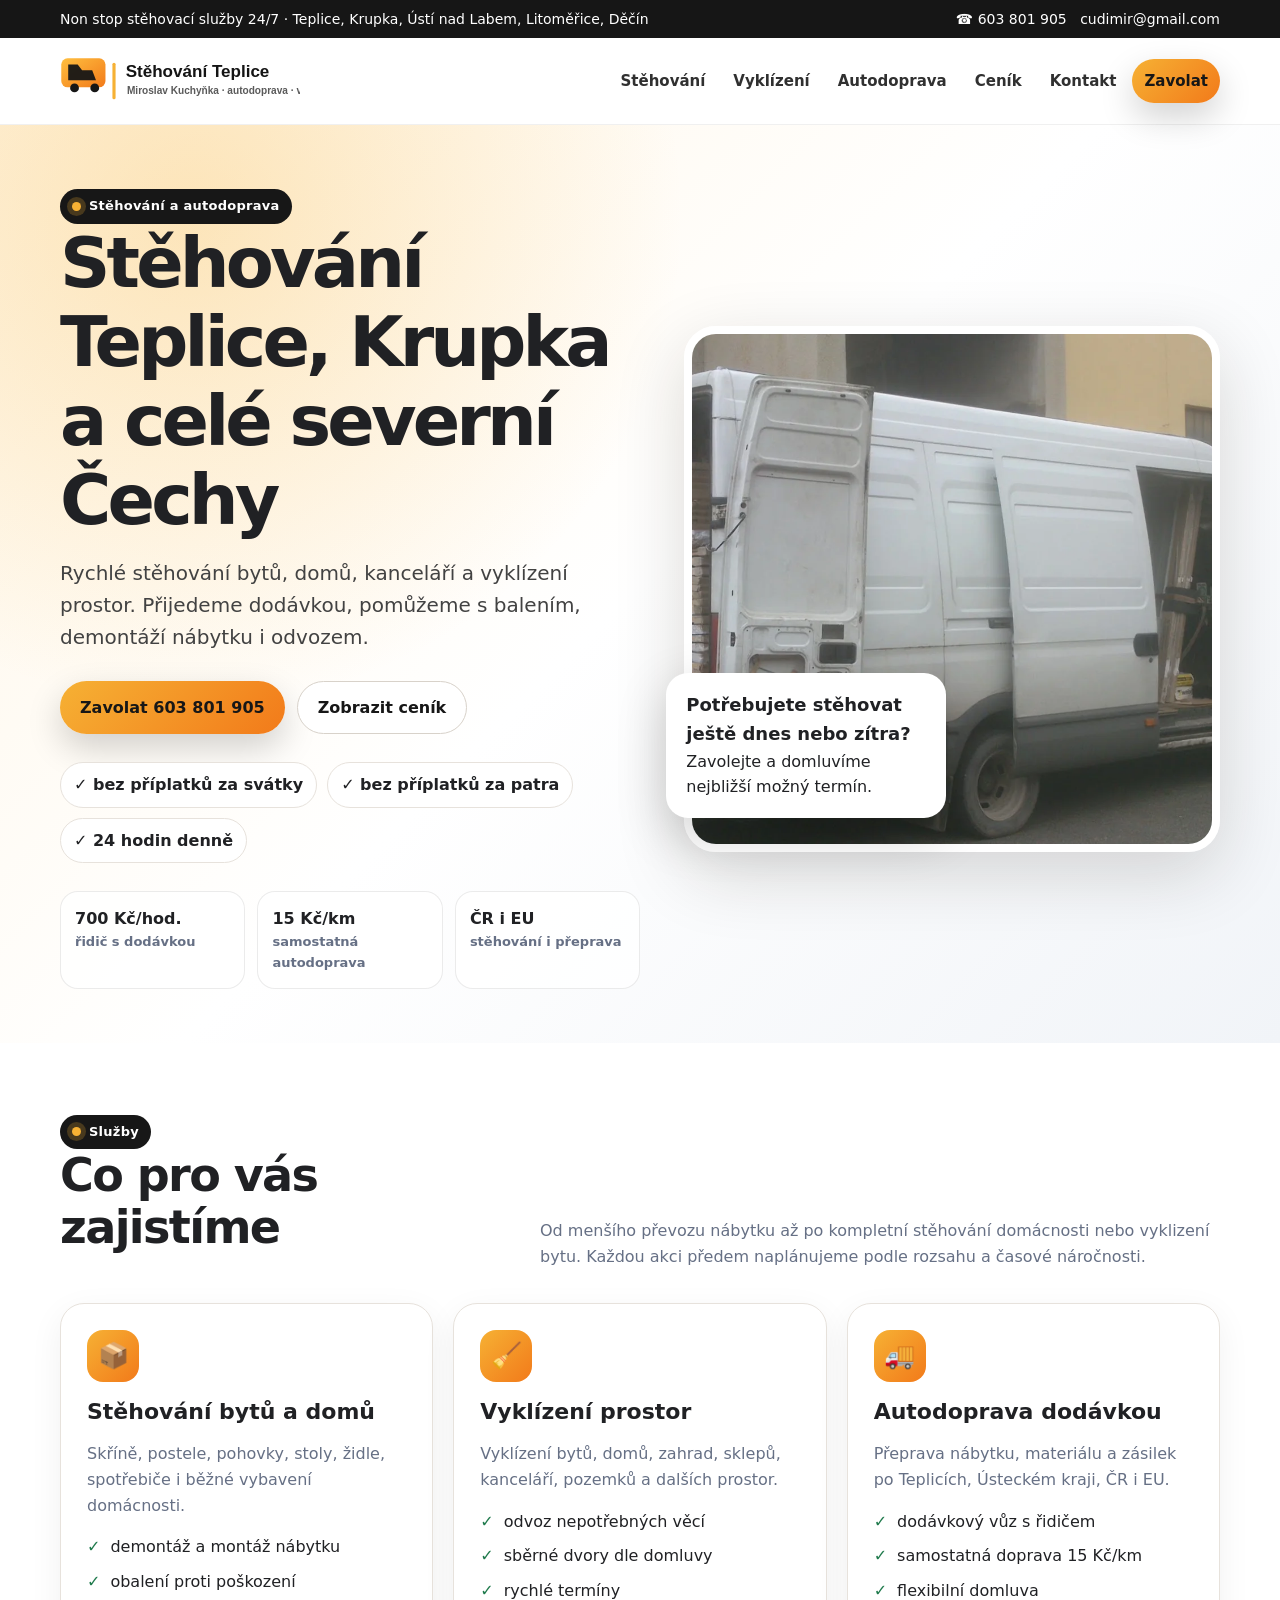
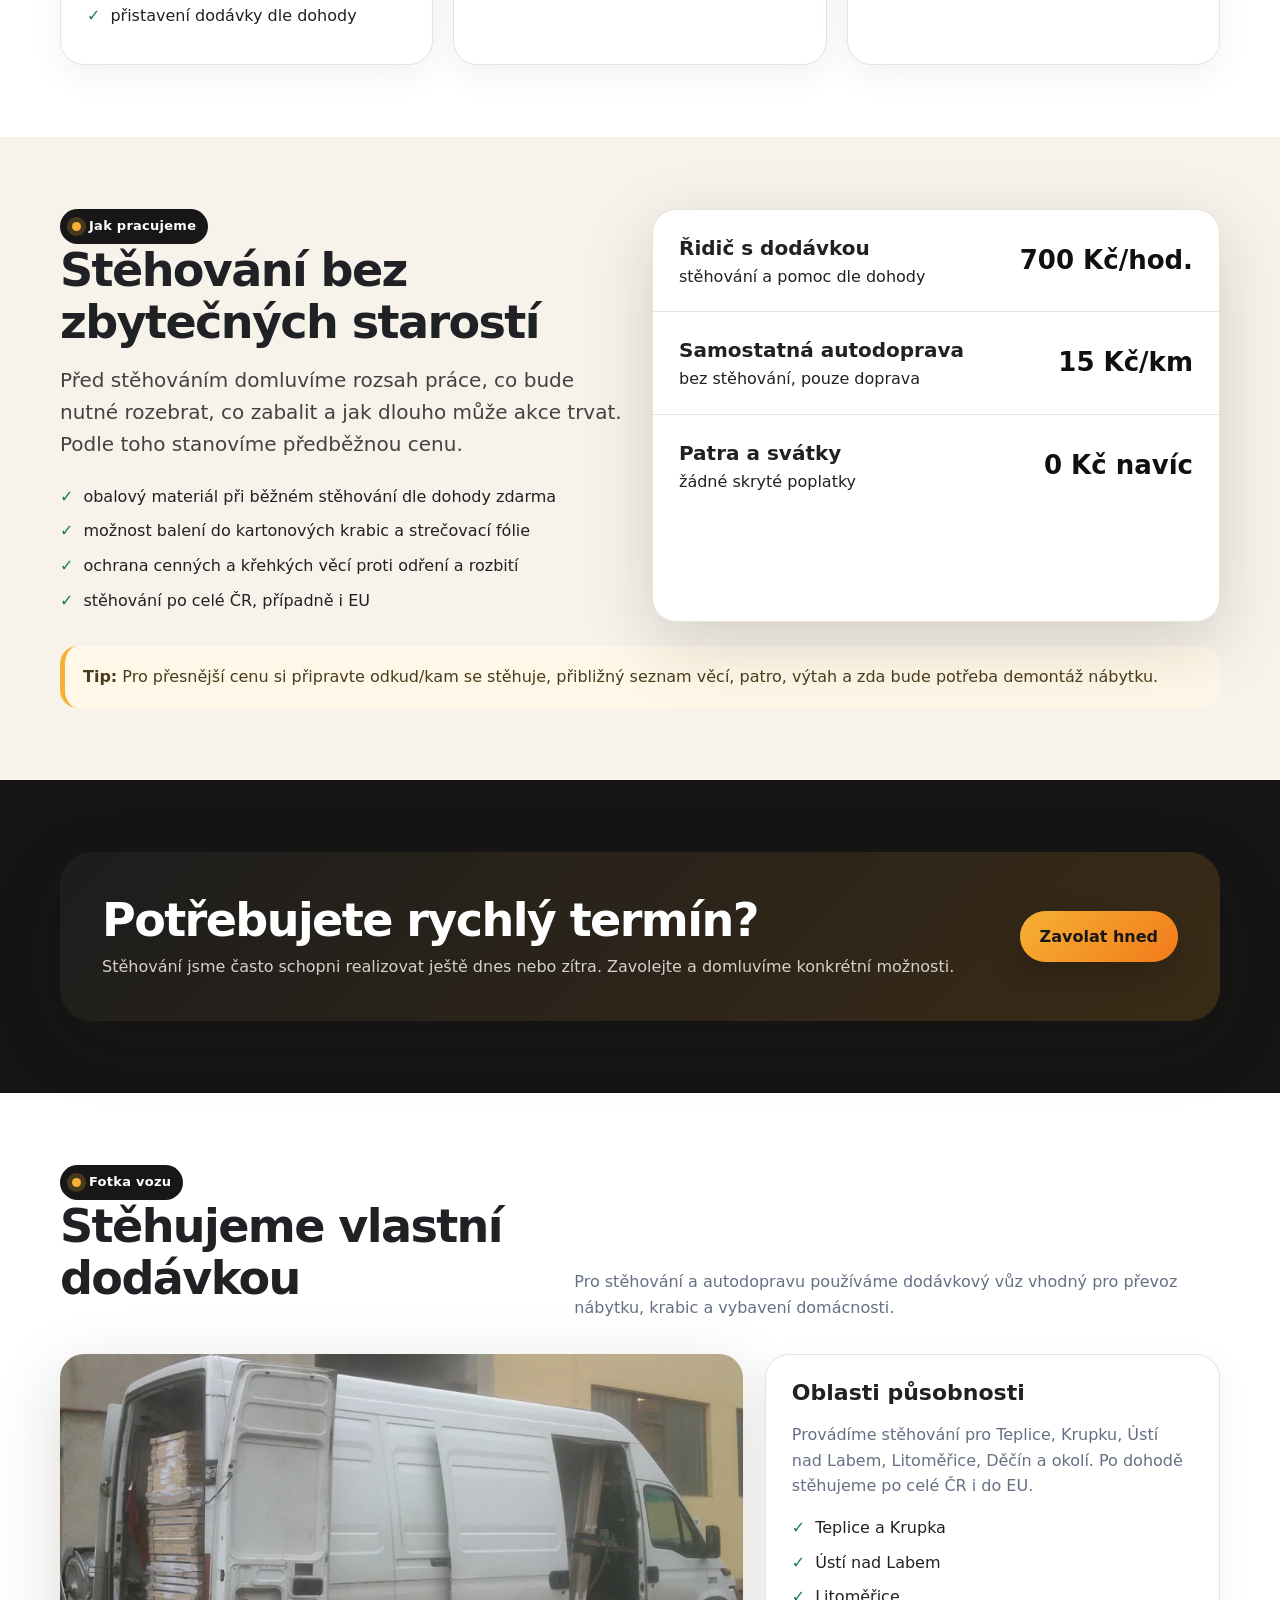
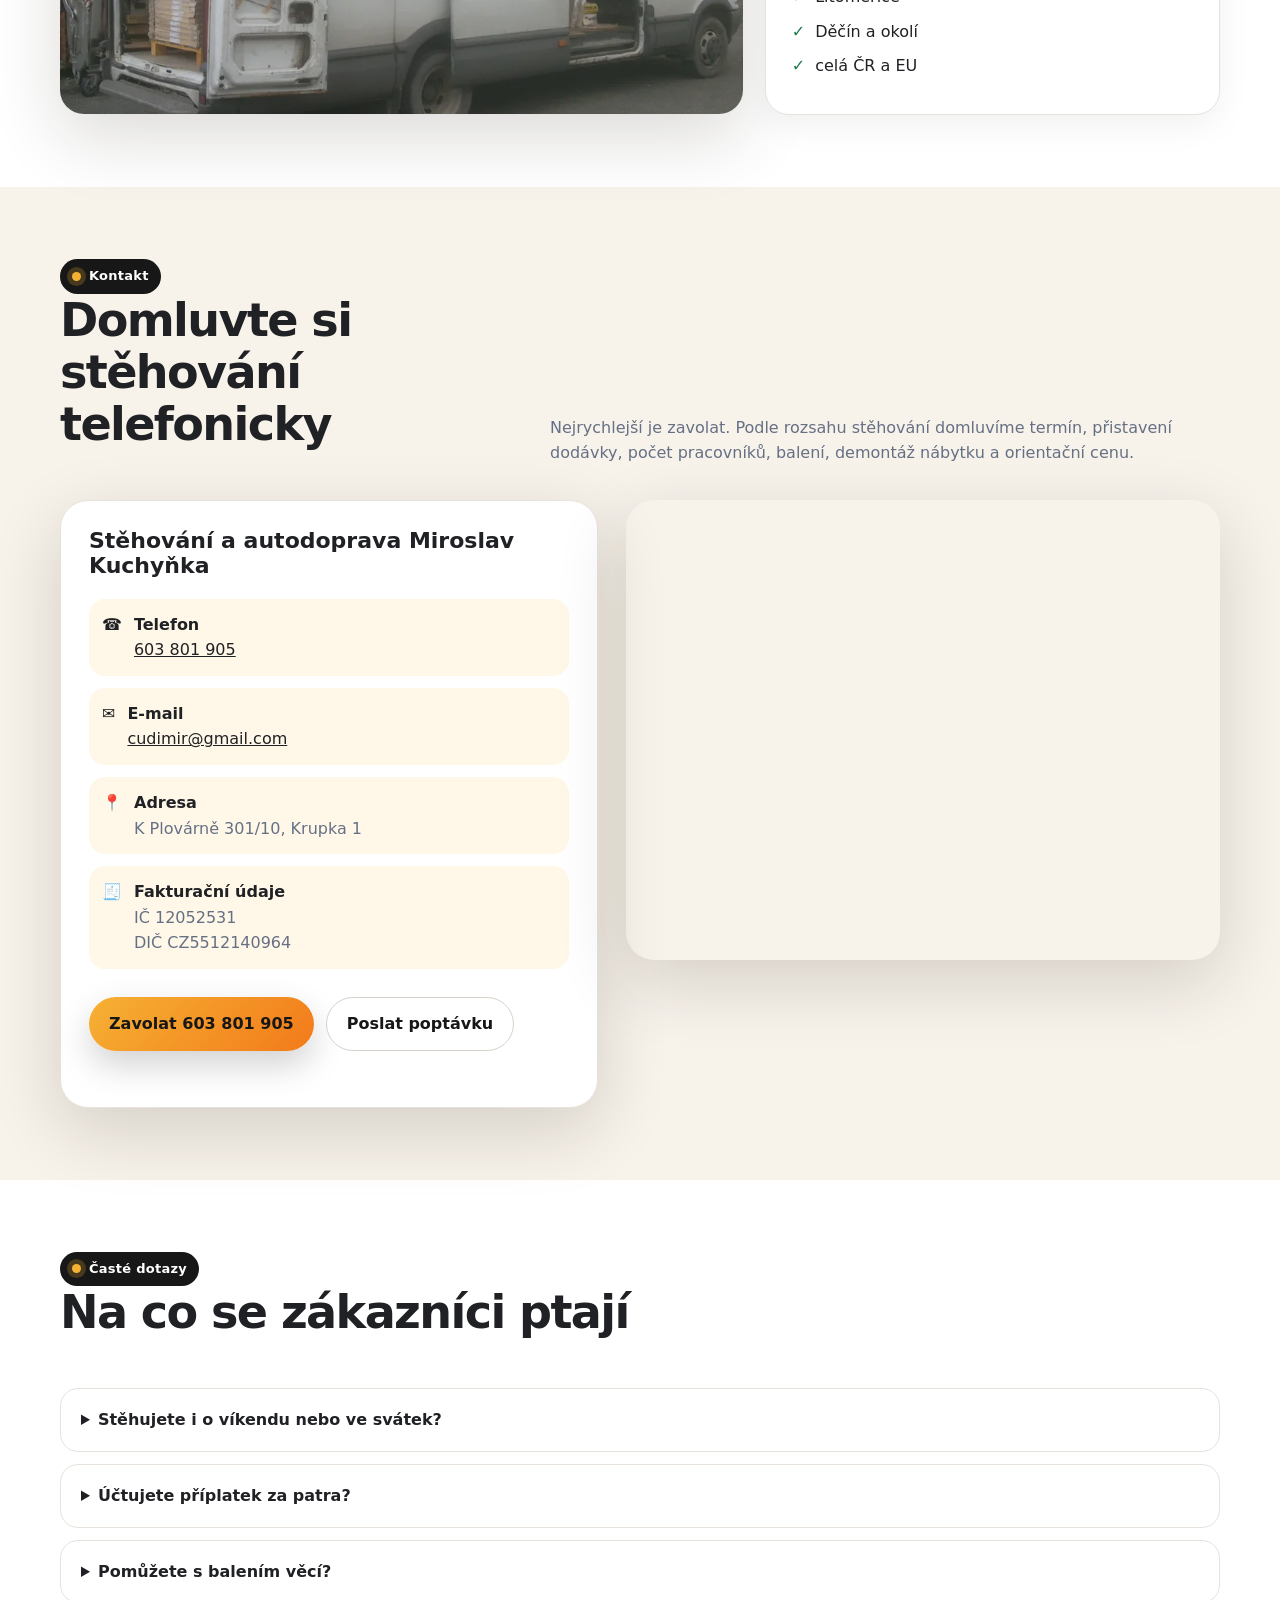
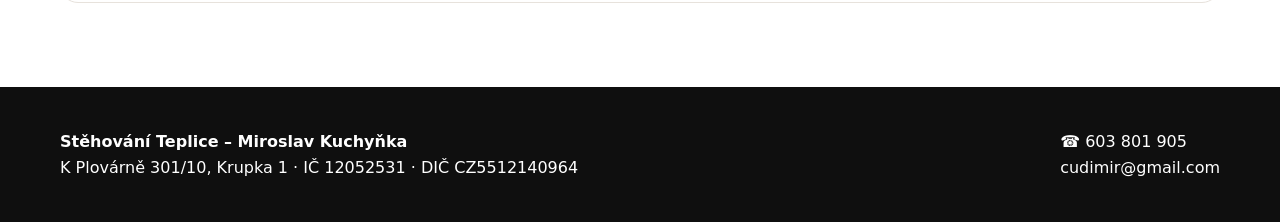
<file: index.html>
<!doctype html><html lang="cs"><head><meta charset="utf-8"><meta name="viewport" content="width=device-width, initial-scale=1"><title>Stěhování Teplice | Miroslav Kuchyňka – autodoprava, vyklízení, balení</title><meta name="description" content="Stěhování Teplice, Krupka, Ústí nad Labem, Litoměřice a Děčín. Dodávka s řidičem, vyklízení bytů, balení, demontáž nábytku a non stop služby 24/7."><link rel="canonical" href="https://www.teplice-stehovani.cz/"><link rel="icon" type="image/svg+xml" href="assets/img/favicon.svg"><link rel="icon" type="image/png" href="assets/img/favicon.png"><meta property="og:type" content="website"><meta property="og:title" content="Stěhování Teplice | Miroslav Kuchyňka – autodoprava, vyklízení, balení"><meta property="og:description" content="Stěhování Teplice, Krupka, Ústí nad Labem, Litoměřice a Děčín. Dodávka s řidičem, vyklízení bytů, balení, demontáž nábytku a non stop služby 24/7."><meta property="og:image" content="https://www.teplice-stehovani.cz/assets/img/auto-stehovani-teplice.jpg"><meta property="og:url" content="https://www.teplice-stehovani.cz/"><link rel="stylesheet" href="assets/css/style.css"><script type="application/ld+json">{"@context": "https://schema.org", "@type": "MovingCompany", "name": "Stěhování a autodoprava Miroslav Kuchyňka", "url": "https://www.teplice-stehovani.cz", "telephone": "+420603801905", "email": "cudimir@gmail.com", "address": {"@type": "PostalAddress", "streetAddress": "K Plovárně 301/10", "addressLocality": "Krupka", "postalCode": "417 41", "addressCountry": "CZ"}, "areaServed": ["Teplice", "Ústí nad Labem", "Litoměřice", "Děčín", "Česká republika", "EU"], "priceRange": "700 Kč/hod., 15 Kč/km", "image": "https://www.teplice-stehovani.cz/assets/img/auto-stehovani-teplice.jpg"}</script></head><body><div class="topbar"><div class="wrap"><div>Non stop stěhovací služby 24/7 · Teplice, Krupka, Ústí nad Labem, Litoměřice, Děčín</div><div><a href="tel:+420603801905">☎ 603 801 905</a> &nbsp; <a href="mailto:cudimir@gmail.com">cudimir@gmail.com</a></div></div></div><header class="header"><div class="wrap nav"><a class="logo" href="index.html" aria-label="Stěhování Teplice"><img src="assets/img/logo-stehovani.svg" alt="Stěhování Teplice Miroslav Kuchyňka"></a><nav class="menu" aria-label="Hlavní navigace"><a href="stehovani-teplice.html">Stěhování</a><a href="vyklizeni.html">Vyklízení</a><a href="autodoprava.html">Autodoprava</a><a href="cenik.html">Ceník</a><a href="kontakt.html">Kontakt</a><a class="btn yellow" href="tel:+420603801905">Zavolat</a></nav></div></header>
<main><section class="hero"><div class="wrap"><div><span class="kicker">Stěhování a autodoprava</span><h1>Stěhování Teplice, Krupka a celé severní Čechy</h1><p class="lead">Rychlé stěhování bytů, domů, kanceláří a vyklízení prostor. Přijedeme dodávkou, pomůžeme s balením, demontáží nábytku i odvozem.</p><div class="hero-actions"><a class="btn yellow" href="tel:+420603801905">Zavolat 603 801 905</a><a class="btn outline" href="cenik.html">Zobrazit ceník</a></div><div class="service-strip"><span class="pill">✓ bez příplatků za svátky</span><span class="pill">✓ bez příplatků za patra</span><span class="pill">✓ 24 hodin denně</span></div><div class="trust"><div>700 Kč/hod.<span>řidič s dodávkou</span></div><div>15 Kč/km<span>samostatná autodoprava</span></div><div>ČR i EU<span>stěhování i přeprava</span></div></div></div><div class="hero-card"><div class="hero-img"><img src="assets/img/hero-auto.webp" alt="Dodávka pro stěhování Teplice"></div><div class="badge"><strong>Potřebujete stěhovat ještě dnes nebo zítra?</strong><br><span class="muted">Zavolejte a domluvíme nejbližší možný termín.</span></div></div></div></section>
<section class="section" id="sluzby"><div class="wrap"><div class="section-head"><div><span class="kicker">Služby</span><h2>Co pro vás zajistíme</h2></div><p>Od menšího převozu nábytku až po kompletní stěhování domácnosti nebo vyklizení bytu. Každou akci předem naplánujeme podle rozsahu a časové náročnosti.</p></div><div class="grid-3"><article class="card icon" data-icon="📦"><h3>Stěhování bytů a domů</h3><p>Skříně, postele, pohovky, stoly, židle, spotřebiče i běžné vybavení domácnosti.</p><ul><li>demontáž a montáž nábytku</li><li>obalení proti poškození</li><li>přistavení dodávky dle dohody</li></ul></article><article class="card icon" data-icon="🧹"><h3>Vyklízení prostor</h3><p>Vyklízení bytů, domů, zahrad, sklepů, kanceláří, pozemků a dalších prostor.</p><ul><li>odvoz nepotřebných věcí</li><li>sběrné dvory dle domluvy</li><li>rychlé termíny</li></ul></article><article class="card icon" data-icon="🚚"><h3>Autodoprava dodávkou</h3><p>Přeprava nábytku, materiálu a zásilek po Teplicích, Ústeckém kraji, ČR i EU.</p><ul><li>dodávkový vůz s řidičem</li><li>samostatná doprava 15 Kč/km</li><li>flexibilní domluva</li></ul></article></div></div></section>
<section class="section soft"><div class="wrap"><div class="grid-2"><div><span class="kicker">Jak pracujeme</span><h2>Stěhování bez zbytečných starostí</h2><p class="lead">Před stěhováním domluvíme rozsah práce, co bude nutné rozebrat, co zabalit a jak dlouho může akce trvat. Podle toho stanovíme předběžnou cenu.</p><ul class="clean-list"><li>obalový materiál při běžném stěhování dle dohody zdarma</li><li>možnost balení do kartonových krabic a strečovací fólie</li><li>ochrana cenných a křehkých věcí proti odření a rozbití</li><li>stěhování po celé ČR, případně i EU</li></ul></div><div class="price-table"><div class="price-row"><div><strong>Řidič s dodávkou</strong><br><span class="muted">stěhování a pomoc dle dohody</span></div><div class="price">700 Kč/hod.</div></div><div class="price-row"><div><strong>Samostatná autodoprava</strong><br><span class="muted">bez stěhování, pouze doprava</span></div><div class="price">15 Kč/km</div></div><div class="price-row"><div><strong>Patra a svátky</strong><br><span class="muted">žádné skryté poplatky</span></div><div class="price">0 Kč navíc</div></div></div></div><div class="note" style="margin-top:24px"><strong>Tip:</strong> Pro přesnější cenu si připravte odkud/kam se stěhuje, přibližný seznam věcí, patro, výtah a zda bude potřeba demontáž nábytku.</div></div></section>
<section class="section dark"><div class="wrap"><div class="cta"><div><h2>Potřebujete rychlý termín?</h2><p>Stěhování jsme často schopni realizovat ještě dnes nebo zítra. Zavolejte a domluvíme konkrétní možnosti.</p></div><a class="btn yellow" href="tel:+420603801905">Zavolat hned</a></div></div></section>
<section class="section"><div class="wrap"><div class="section-head"><div><span class="kicker">Fotka vozu</span><h2>Stěhujeme vlastní dodávkou</h2></div><p>Pro stěhování a autodopravu používáme dodávkový vůz vhodný pro převoz nábytku, krabic a vybavení domácnosti.</p></div><div class="photo-band"><img src="assets/img/auto-card.webp" alt="Dodávka pro stěhování a autodopravu"><div class="card"><h3>Oblasti působnosti</h3><p>Provádíme stěhování pro Teplice, Krupku, Ústí nad Labem, Litoměřice, Děčín a okolí. Po dohodě stěhujeme po celé ČR i do EU.</p><ul><li>Teplice a Krupka</li><li>Ústí nad Labem</li><li>Litoměřice</li><li>Děčín a okolí</li><li>celá ČR a EU</li></ul></div></div></div></section>
<section class="section soft" id="kontakt"><div class="wrap"><div class="section-head"><div><span class="kicker">Kontakt</span><h2>Domluvte si stěhování telefonicky</h2></div><p>Nejrychlejší je zavolat. Podle rozsahu stěhování domluvíme termín, přistavení dodávky, počet pracovníků, balení, demontáž nábytku a orientační cenu.</p></div><div class="contact-panel"><div class="contact-card"><h3>Stěhování a autodoprava Miroslav Kuchyňka</h3><div class="contact-list"><div class="contact-item"><b>☎</b><div><b>Telefon</b><a href="tel:+420603801905">603 801 905</a></div></div><div class="contact-item"><b>✉</b><div><b>E-mail</b><a href="mailto:cudimir@gmail.com">cudimir@gmail.com</a></div></div><div class="contact-item"><b>📍</b><div><b>Adresa</b><span>K Plovárně 301/10, Krupka 1</span></div></div><div class="contact-item"><b>🧾</b><div><b>Fakturační údaje</b><span>IČ 12052531<br>DIČ CZ5512140964</span></div></div></div><div class="hero-actions"><a class="btn yellow" href="tel:+420603801905">Zavolat 603 801 905</a><a class="btn outline" href="mailto:cudimir@gmail.com?subject=Poptávka%20stěhování">Poslat poptávku</a></div></div><iframe class="map" title="Mapa K Plovárně 301/10, Krupka" loading="lazy" referrerpolicy="no-referrer-when-downgrade" src="https://www.google.com/maps?q=K%20Plov%C3%A1rn%C4%9B%20301%2F10%2C%20Krupka&output=embed"></iframe></div></div></section>
<section class="section faq"><div class="wrap"><div class="section-head"><div><span class="kicker">Časté dotazy</span><h2>Na co se zákazníci ptají</h2></div></div><details><summary>Stěhujete i o víkendu nebo ve svátek?</summary><p>Ano, služby nabízíme non stop. Za svátky neúčtujeme příplatek.</p></details><details><summary>Účtujete příplatek za patra?</summary><p>Ne, za patra nejsou účtované žádné příplatky. Celková cena se řeší podle rozsahu a časové náročnosti.</p></details><details><summary>Pomůžete s balením věcí?</summary><p>Ano, nabízíme balení do kartonových krabic, obalování fólií a ochranu křehkých nebo cenných předmětů.</p></details></div></section>
</main><footer class="footer"><div class="wrap"><div><strong>Stěhování Teplice – Miroslav Kuchyňka</strong><br>K Plovárně 301/10, Krupka 1 · IČ 12052531 · DIČ CZ5512140964</div><div><a href="tel:+420603801905">☎ 603 801 905</a><br><a href="mailto:cudimir@gmail.com">cudimir@gmail.com</a></div></div></footer><div class="mobile-call"><a href="tel:+420603801905">Zavolat</a><a href="mailto:cudimir@gmail.com">Poptávka</a></div><script src="assets/js/main.js"></script></body></html>
</file>
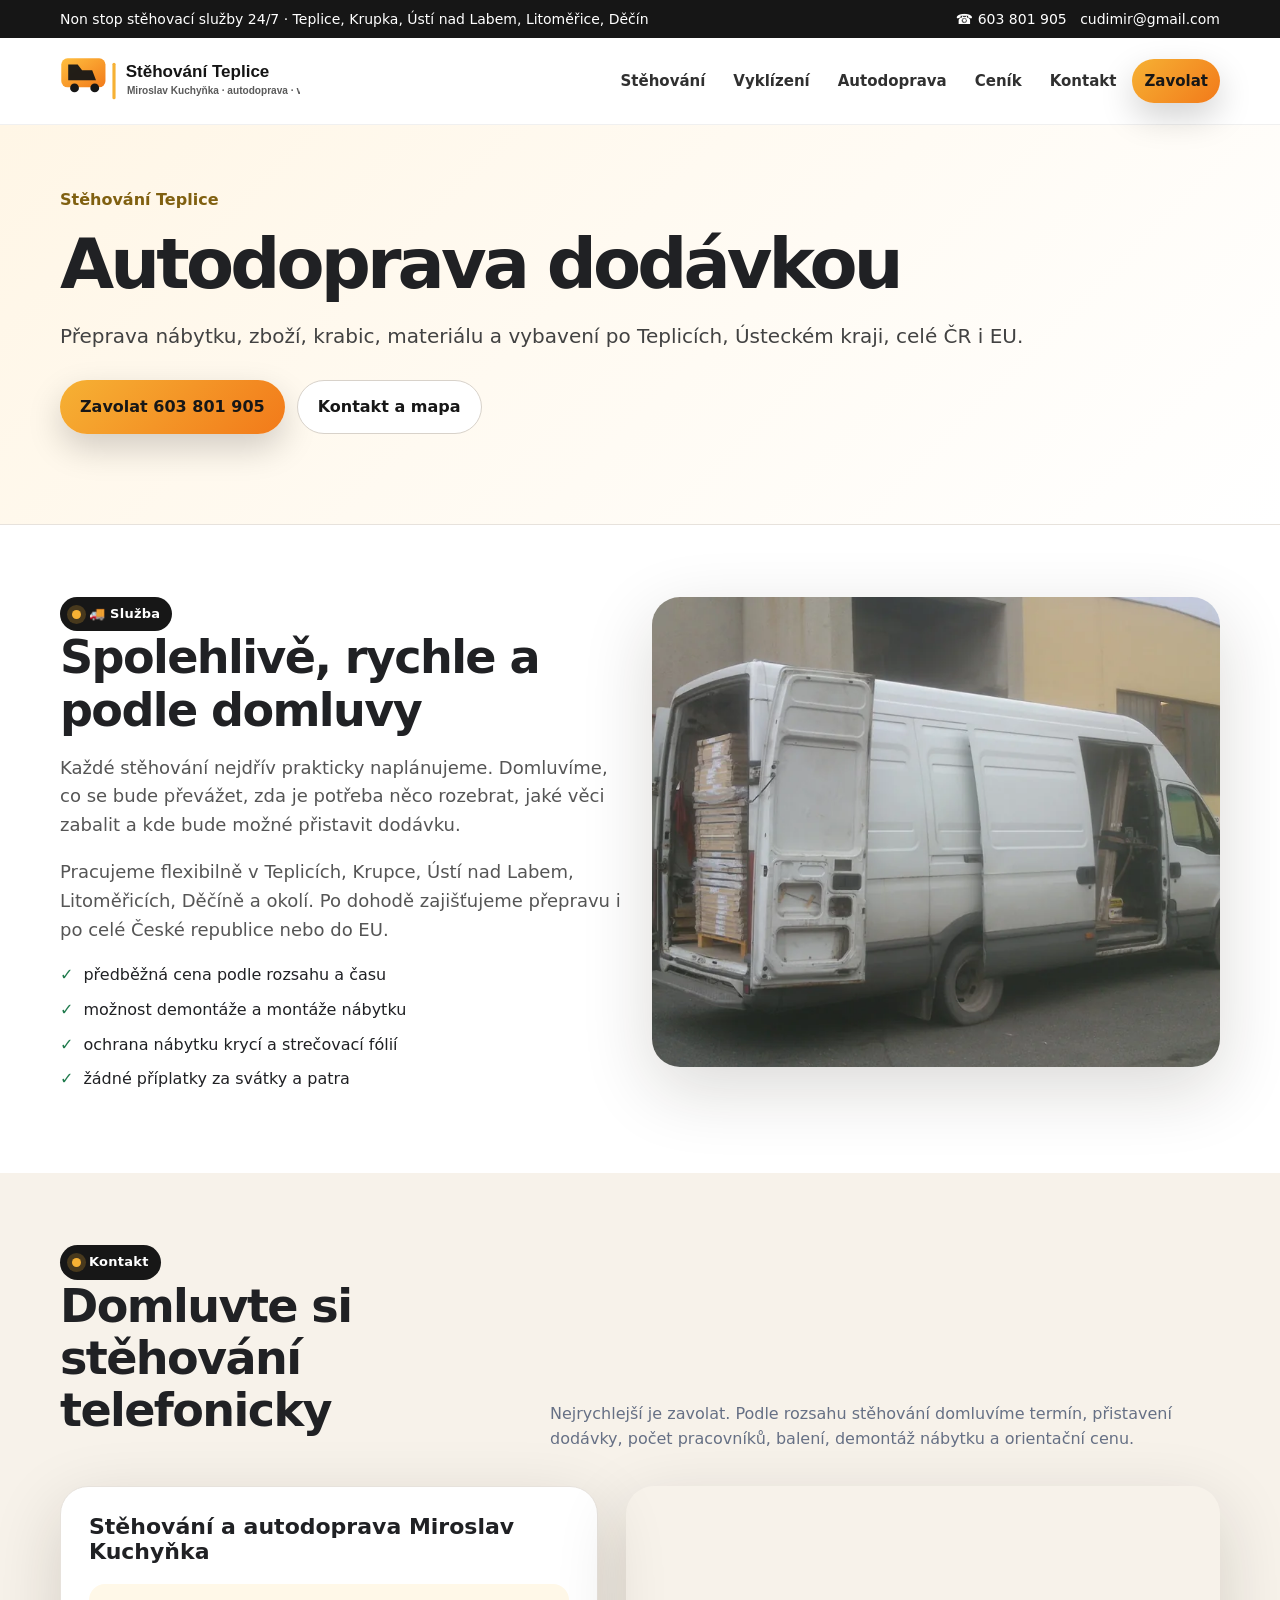
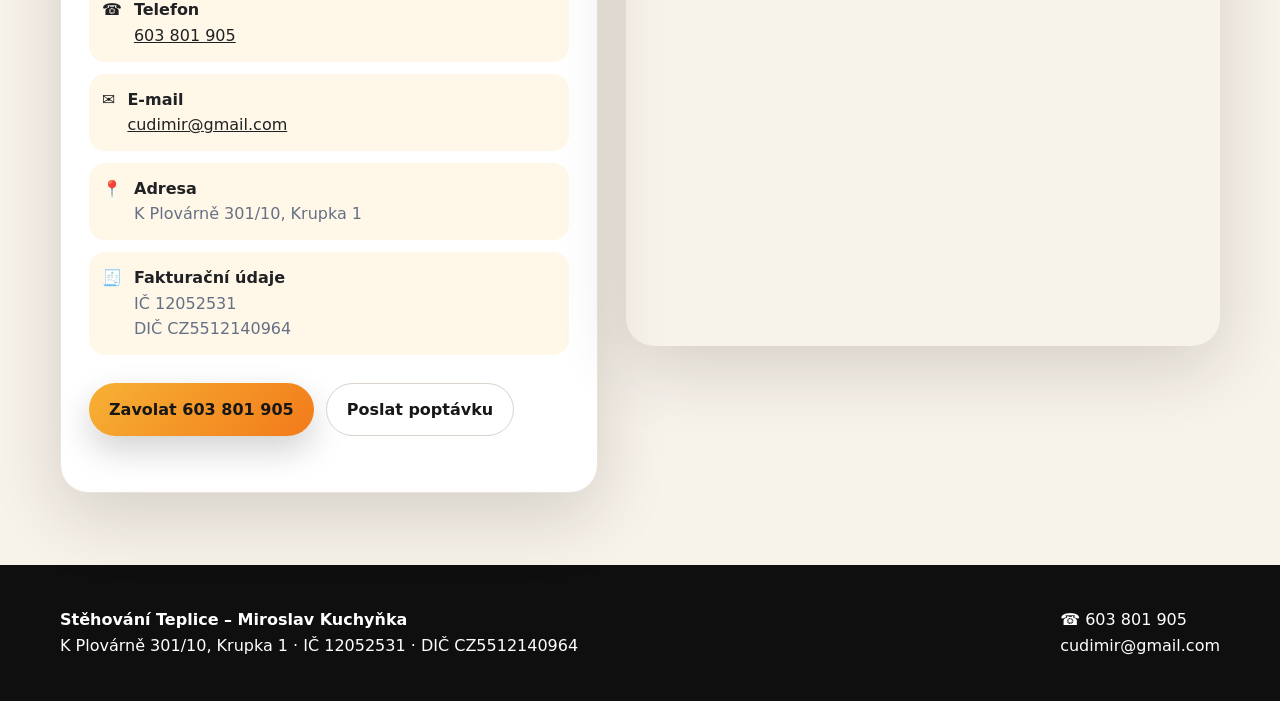
<file: autodoprava.html>
<!doctype html><html lang="cs"><head><meta charset="utf-8"><meta name="viewport" content="width=device-width, initial-scale=1"><title>Autodoprava dodávkou Teplice | Přeprava nábytku a materiálu</title><meta name="description" content="Dodávková autodoprava Teplice, Krupka a okolí. Přeprava nábytku, zboží, materiálu a samostatná doprava za 15 Kč/km."><link rel="canonical" href="https://www.teplice-stehovani.cz/autodoprava.html"><link rel="icon" type="image/svg+xml" href="assets/img/favicon.svg"><link rel="icon" type="image/png" href="assets/img/favicon.png"><meta property="og:type" content="website"><meta property="og:title" content="Autodoprava dodávkou Teplice | Přeprava nábytku a materiálu"><meta property="og:description" content="Dodávková autodoprava Teplice, Krupka a okolí. Přeprava nábytku, zboží, materiálu a samostatná doprava za 15 Kč/km."><meta property="og:image" content="https://www.teplice-stehovani.cz/assets/img/auto-stehovani-teplice.jpg"><meta property="og:url" content="https://www.teplice-stehovani.cz/autodoprava.html"><link rel="stylesheet" href="assets/css/style.css"><script type="application/ld+json">{"@context": "https://schema.org", "@type": "MovingCompany", "name": "Stěhování a autodoprava Miroslav Kuchyňka", "url": "https://www.teplice-stehovani.cz", "telephone": "+420603801905", "email": "cudimir@gmail.com", "address": {"@type": "PostalAddress", "streetAddress": "K Plovárně 301/10", "addressLocality": "Krupka", "postalCode": "417 41", "addressCountry": "CZ"}, "areaServed": ["Teplice", "Ústí nad Labem", "Litoměřice", "Děčín", "Česká republika", "EU"], "priceRange": "700 Kč/hod., 15 Kč/km", "image": "https://www.teplice-stehovani.cz/assets/img/auto-stehovani-teplice.jpg"}</script></head><body><div class="topbar"><div class="wrap"><div>Non stop stěhovací služby 24/7 · Teplice, Krupka, Ústí nad Labem, Litoměřice, Děčín</div><div><a href="tel:+420603801905">☎ 603 801 905</a> &nbsp; <a href="mailto:cudimir@gmail.com">cudimir@gmail.com</a></div></div></div><header class="header"><div class="wrap nav"><a class="logo" href="index.html" aria-label="Stěhování Teplice"><img src="assets/img/logo-stehovani.svg" alt="Stěhování Teplice Miroslav Kuchyňka"></a><nav class="menu" aria-label="Hlavní navigace"><a href="stehovani-teplice.html">Stěhování</a><a href="vyklizeni.html">Vyklízení</a><a href="autodoprava.html">Autodoprava</a><a href="cenik.html">Ceník</a><a href="kontakt.html">Kontakt</a><a class="btn yellow" href="tel:+420603801905">Zavolat</a></nav></div></header><main><section class="subpage-hero"><div class="wrap"><div class="crumb">Stěhování Teplice</div><h1>Autodoprava dodávkou</h1><p class="lead">Přeprava nábytku, zboží, krabic, materiálu a vybavení po Teplicích, Ústeckém kraji, celé ČR i EU.</p><div class="hero-actions"><a class="btn yellow" href="tel:+420603801905">Zavolat 603 801 905</a><a class="btn outline" href="kontakt.html">Kontakt a mapa</a></div></div></section><section class="section"><div class="wrap grid-2"><div class="content"><span class="kicker">🚚 Služba</span><h2>Spolehlivě, rychle a podle domluvy</h2><p>Každé stěhování nejdřív prakticky naplánujeme. Domluvíme, co se bude převážet, zda je potřeba něco rozebrat, jaké věci zabalit a kde bude možné přistavit dodávku.</p><p>Pracujeme flexibilně v Teplicích, Krupce, Ústí nad Labem, Litoměřicích, Děčíně a okolí. Po dohodě zajišťujeme přepravu i po celé České republice nebo do EU.</p><ul class="clean-list"><li>předběžná cena podle rozsahu a času</li><li>možnost demontáže a montáže nábytku</li><li>ochrana nábytku krycí a strečovací fólií</li><li>žádné příplatky za svátky a patra</li></ul></div><img src="assets/img/auto-card.webp" alt="Dodávka pro autodoprava dodávkou" style="border-radius:28px;box-shadow:var(--shadow);height:470px;width:100%;object-fit:cover"></div></section><section class="section soft" id="kontakt"><div class="wrap"><div class="section-head"><div><span class="kicker">Kontakt</span><h2>Domluvte si stěhování telefonicky</h2></div><p>Nejrychlejší je zavolat. Podle rozsahu stěhování domluvíme termín, přistavení dodávky, počet pracovníků, balení, demontáž nábytku a orientační cenu.</p></div><div class="contact-panel"><div class="contact-card"><h3>Stěhování a autodoprava Miroslav Kuchyňka</h3><div class="contact-list"><div class="contact-item"><b>☎</b><div><b>Telefon</b><a href="tel:+420603801905">603 801 905</a></div></div><div class="contact-item"><b>✉</b><div><b>E-mail</b><a href="mailto:cudimir@gmail.com">cudimir@gmail.com</a></div></div><div class="contact-item"><b>📍</b><div><b>Adresa</b><span>K Plovárně 301/10, Krupka 1</span></div></div><div class="contact-item"><b>🧾</b><div><b>Fakturační údaje</b><span>IČ 12052531<br>DIČ CZ5512140964</span></div></div></div><div class="hero-actions"><a class="btn yellow" href="tel:+420603801905">Zavolat 603 801 905</a><a class="btn outline" href="mailto:cudimir@gmail.com?subject=Poptávka%20stěhování">Poslat poptávku</a></div></div><iframe class="map" title="Mapa K Plovárně 301/10, Krupka" loading="lazy" referrerpolicy="no-referrer-when-downgrade" src="https://www.google.com/maps?q=K%20Plov%C3%A1rn%C4%9B%20301%2F10%2C%20Krupka&output=embed"></iframe></div></div></section></main><footer class="footer"><div class="wrap"><div><strong>Stěhování Teplice – Miroslav Kuchyňka</strong><br>K Plovárně 301/10, Krupka 1 · IČ 12052531 · DIČ CZ5512140964</div><div><a href="tel:+420603801905">☎ 603 801 905</a><br><a href="mailto:cudimir@gmail.com">cudimir@gmail.com</a></div></div></footer><div class="mobile-call"><a href="tel:+420603801905">Zavolat</a><a href="mailto:cudimir@gmail.com">Poptávka</a></div><script src="assets/js/main.js"></script></body></html>
</file>
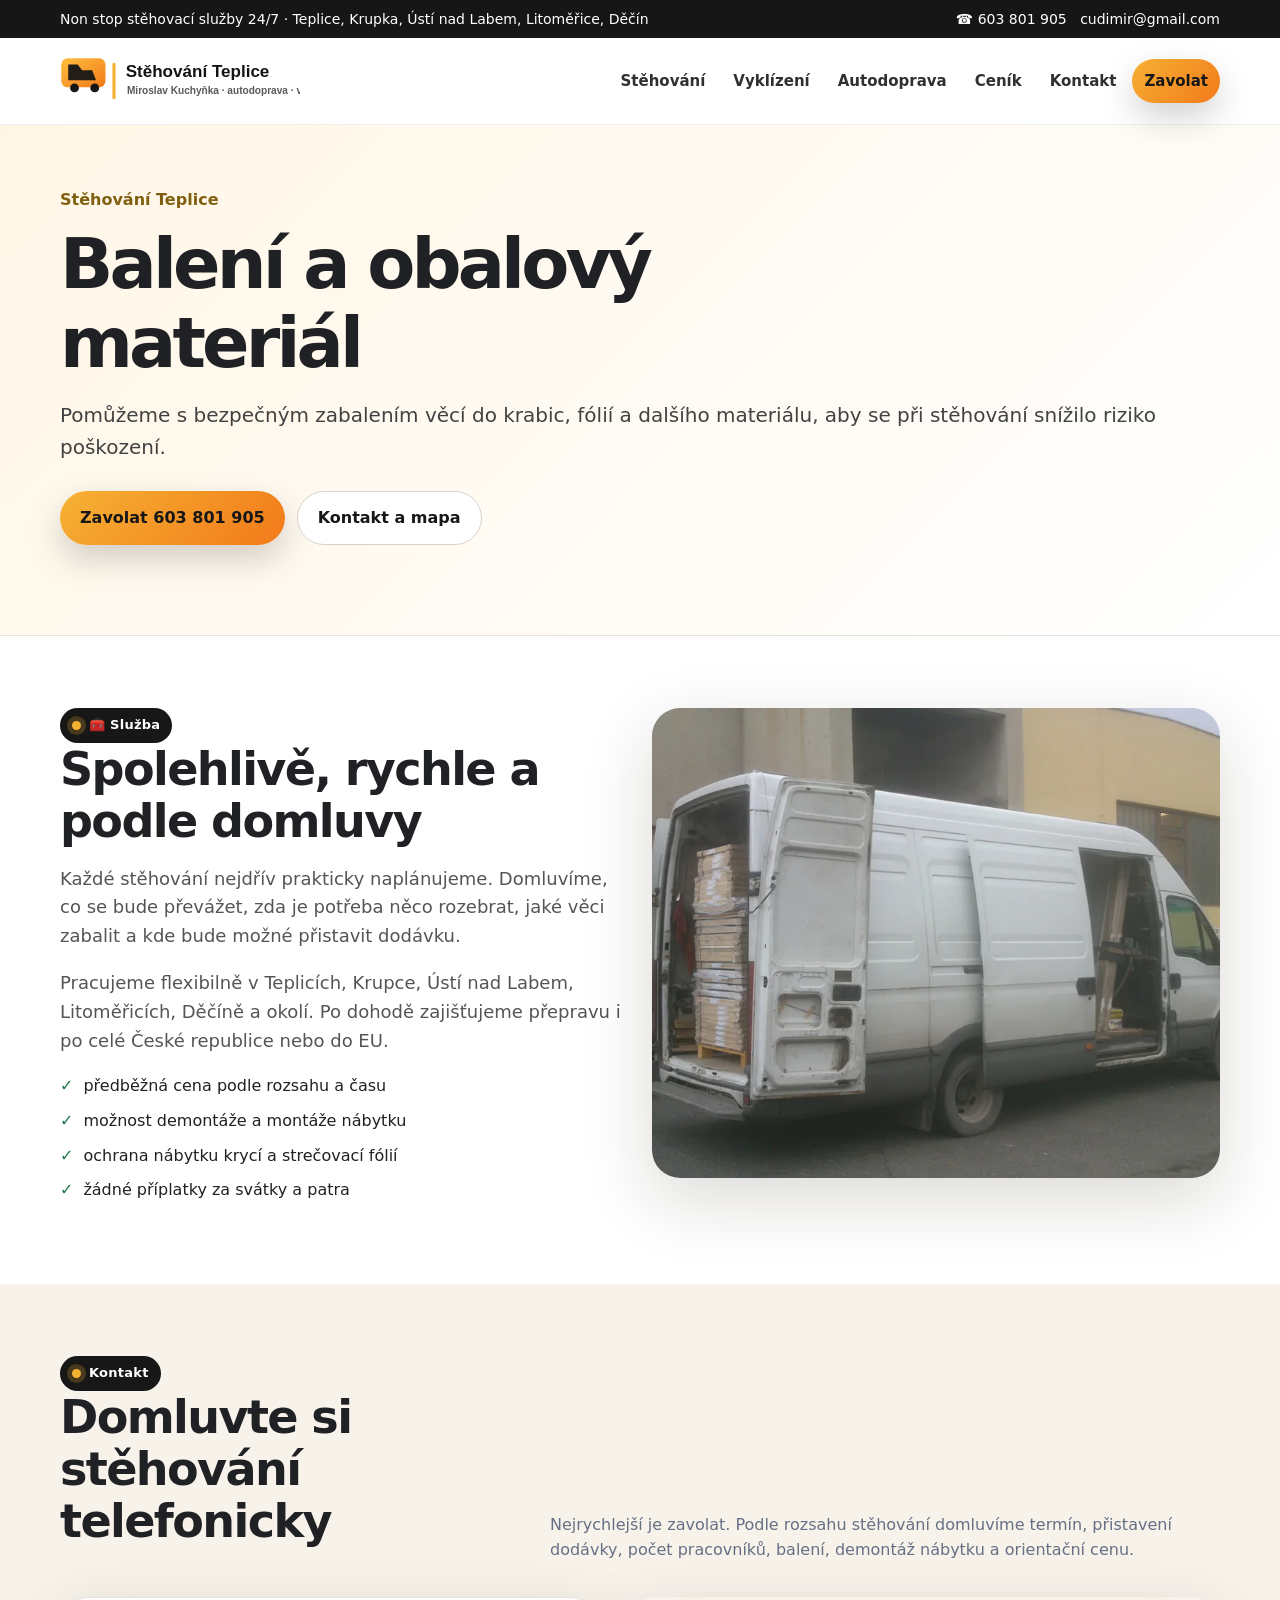
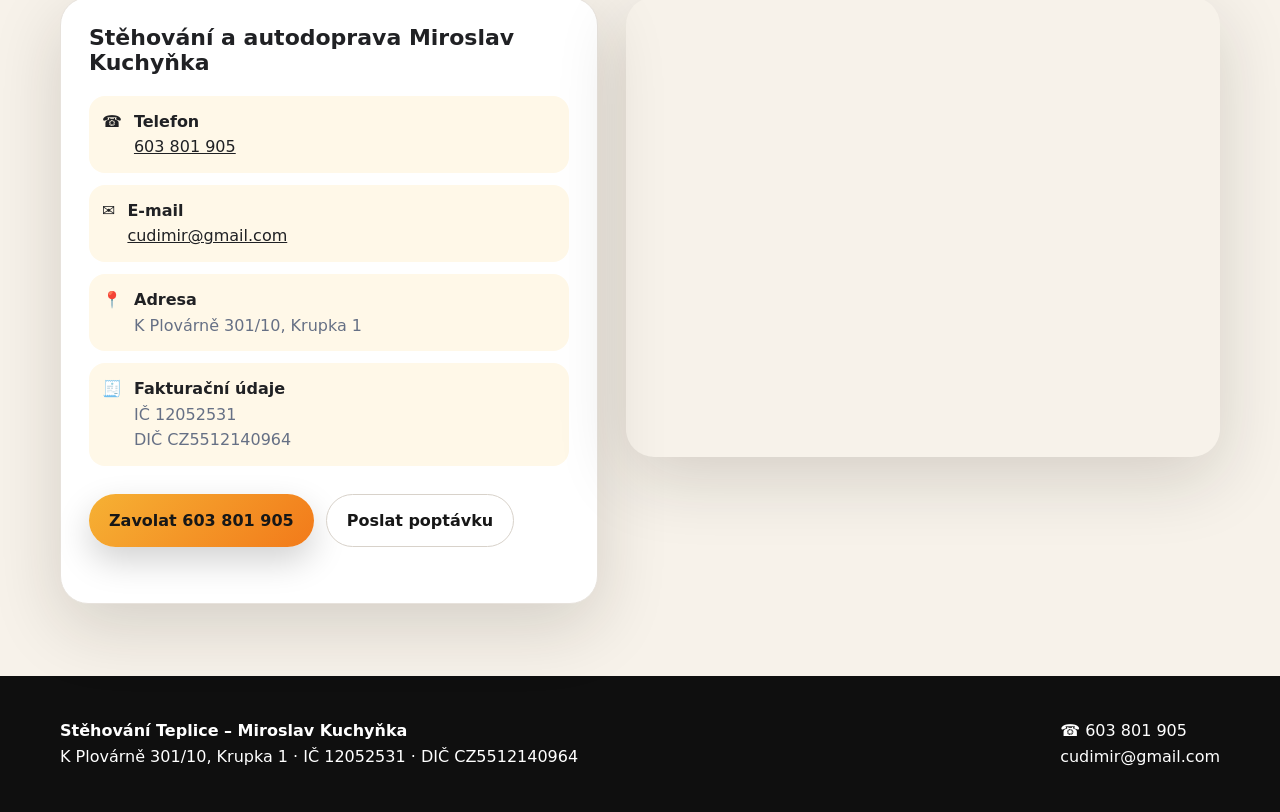
<file: baleni-obalovy-material.html>
<!doctype html><html lang="cs"><head><meta charset="utf-8"><meta name="viewport" content="width=device-width, initial-scale=1"><title>Balení a obalový materiál při stěhování | Teplice</title><meta name="description" content="Balení věcí do kartonových krabic, stretch fólie, bublinkové fólie a ochrana křehkých předmětů při stěhování."><link rel="canonical" href="https://www.teplice-stehovani.cz/baleni-obalovy-material.html"><link rel="icon" type="image/svg+xml" href="assets/img/favicon.svg"><link rel="icon" type="image/png" href="assets/img/favicon.png"><meta property="og:type" content="website"><meta property="og:title" content="Balení a obalový materiál při stěhování | Teplice"><meta property="og:description" content="Balení věcí do kartonových krabic, stretch fólie, bublinkové fólie a ochrana křehkých předmětů při stěhování."><meta property="og:image" content="https://www.teplice-stehovani.cz/assets/img/auto-stehovani-teplice.jpg"><meta property="og:url" content="https://www.teplice-stehovani.cz/baleni-obalovy-material.html"><link rel="stylesheet" href="assets/css/style.css"><script type="application/ld+json">{"@context": "https://schema.org", "@type": "MovingCompany", "name": "Stěhování a autodoprava Miroslav Kuchyňka", "url": "https://www.teplice-stehovani.cz", "telephone": "+420603801905", "email": "cudimir@gmail.com", "address": {"@type": "PostalAddress", "streetAddress": "K Plovárně 301/10", "addressLocality": "Krupka", "postalCode": "417 41", "addressCountry": "CZ"}, "areaServed": ["Teplice", "Ústí nad Labem", "Litoměřice", "Děčín", "Česká republika", "EU"], "priceRange": "700 Kč/hod., 15 Kč/km", "image": "https://www.teplice-stehovani.cz/assets/img/auto-stehovani-teplice.jpg"}</script></head><body><div class="topbar"><div class="wrap"><div>Non stop stěhovací služby 24/7 · Teplice, Krupka, Ústí nad Labem, Litoměřice, Děčín</div><div><a href="tel:+420603801905">☎ 603 801 905</a> &nbsp; <a href="mailto:cudimir@gmail.com">cudimir@gmail.com</a></div></div></div><header class="header"><div class="wrap nav"><a class="logo" href="index.html" aria-label="Stěhování Teplice"><img src="assets/img/logo-stehovani.svg" alt="Stěhování Teplice Miroslav Kuchyňka"></a><nav class="menu" aria-label="Hlavní navigace"><a href="stehovani-teplice.html">Stěhování</a><a href="vyklizeni.html">Vyklízení</a><a href="autodoprava.html">Autodoprava</a><a href="cenik.html">Ceník</a><a href="kontakt.html">Kontakt</a><a class="btn yellow" href="tel:+420603801905">Zavolat</a></nav></div></header><main><section class="subpage-hero"><div class="wrap"><div class="crumb">Stěhování Teplice</div><h1>Balení a obalový materiál</h1><p class="lead">Pomůžeme s bezpečným zabalením věcí do krabic, fólií a dalšího materiálu, aby se při stěhování snížilo riziko poškození.</p><div class="hero-actions"><a class="btn yellow" href="tel:+420603801905">Zavolat 603 801 905</a><a class="btn outline" href="kontakt.html">Kontakt a mapa</a></div></div></section><section class="section"><div class="wrap grid-2"><div class="content"><span class="kicker">🧰 Služba</span><h2>Spolehlivě, rychle a podle domluvy</h2><p>Každé stěhování nejdřív prakticky naplánujeme. Domluvíme, co se bude převážet, zda je potřeba něco rozebrat, jaké věci zabalit a kde bude možné přistavit dodávku.</p><p>Pracujeme flexibilně v Teplicích, Krupce, Ústí nad Labem, Litoměřicích, Děčíně a okolí. Po dohodě zajišťujeme přepravu i po celé České republice nebo do EU.</p><ul class="clean-list"><li>předběžná cena podle rozsahu a času</li><li>možnost demontáže a montáže nábytku</li><li>ochrana nábytku krycí a strečovací fólií</li><li>žádné příplatky za svátky a patra</li></ul></div><img src="assets/img/auto-card.webp" alt="Dodávka pro balení a obalový materiál" style="border-radius:28px;box-shadow:var(--shadow);height:470px;width:100%;object-fit:cover"></div></section><section class="section soft" id="kontakt"><div class="wrap"><div class="section-head"><div><span class="kicker">Kontakt</span><h2>Domluvte si stěhování telefonicky</h2></div><p>Nejrychlejší je zavolat. Podle rozsahu stěhování domluvíme termín, přistavení dodávky, počet pracovníků, balení, demontáž nábytku a orientační cenu.</p></div><div class="contact-panel"><div class="contact-card"><h3>Stěhování a autodoprava Miroslav Kuchyňka</h3><div class="contact-list"><div class="contact-item"><b>☎</b><div><b>Telefon</b><a href="tel:+420603801905">603 801 905</a></div></div><div class="contact-item"><b>✉</b><div><b>E-mail</b><a href="mailto:cudimir@gmail.com">cudimir@gmail.com</a></div></div><div class="contact-item"><b>📍</b><div><b>Adresa</b><span>K Plovárně 301/10, Krupka 1</span></div></div><div class="contact-item"><b>🧾</b><div><b>Fakturační údaje</b><span>IČ 12052531<br>DIČ CZ5512140964</span></div></div></div><div class="hero-actions"><a class="btn yellow" href="tel:+420603801905">Zavolat 603 801 905</a><a class="btn outline" href="mailto:cudimir@gmail.com?subject=Poptávka%20stěhování">Poslat poptávku</a></div></div><iframe class="map" title="Mapa K Plovárně 301/10, Krupka" loading="lazy" referrerpolicy="no-referrer-when-downgrade" src="https://www.google.com/maps?q=K%20Plov%C3%A1rn%C4%9B%20301%2F10%2C%20Krupka&output=embed"></iframe></div></div></section></main><footer class="footer"><div class="wrap"><div><strong>Stěhování Teplice – Miroslav Kuchyňka</strong><br>K Plovárně 301/10, Krupka 1 · IČ 12052531 · DIČ CZ5512140964</div><div><a href="tel:+420603801905">☎ 603 801 905</a><br><a href="mailto:cudimir@gmail.com">cudimir@gmail.com</a></div></div></footer><div class="mobile-call"><a href="tel:+420603801905">Zavolat</a><a href="mailto:cudimir@gmail.com">Poptávka</a></div><script src="assets/js/main.js"></script></body></html>
</file>
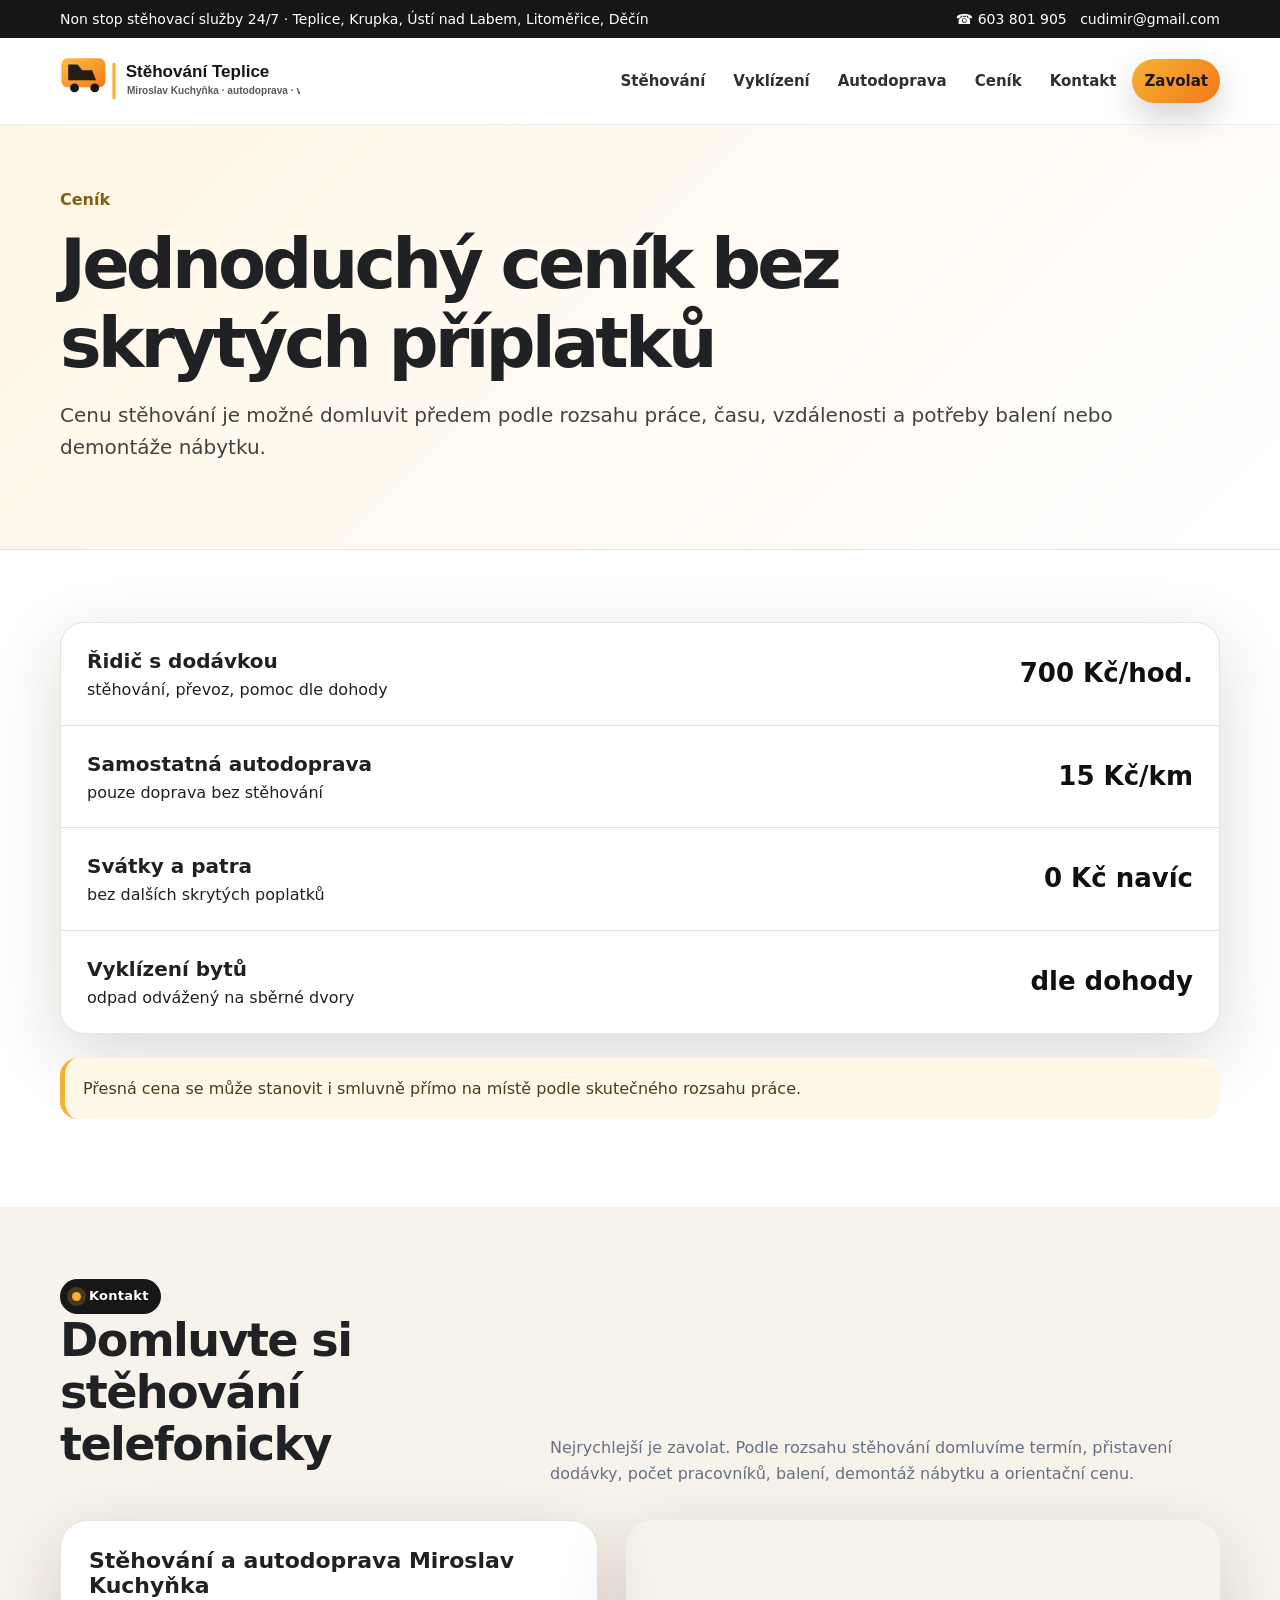
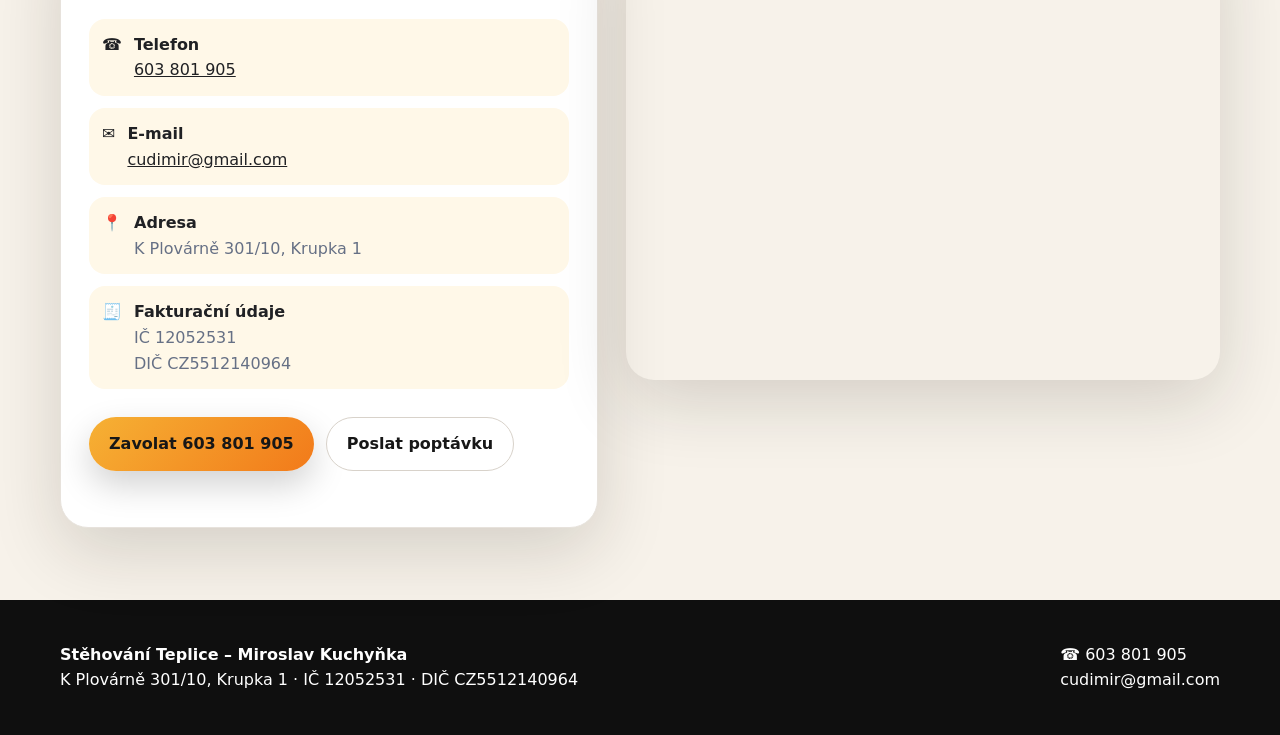
<file: cenik.html>
<!doctype html><html lang="cs"><head><meta charset="utf-8"><meta name="viewport" content="width=device-width, initial-scale=1"><title>Ceník stěhování Teplice | 700 Kč/hod. dodávka, 15 Kč/km</title><meta name="description" content="Ceník stěhování a autodopravy: řidič s dodávkou 700 Kč/hod., samostatná doprava 15 Kč/km. Bez příplatků za svátky a patra."><link rel="canonical" href="https://www.teplice-stehovani.cz/cenik.html"><link rel="icon" type="image/svg+xml" href="assets/img/favicon.svg"><link rel="icon" type="image/png" href="assets/img/favicon.png"><meta property="og:type" content="website"><meta property="og:title" content="Ceník stěhování Teplice | 700 Kč/hod. dodávka, 15 Kč/km"><meta property="og:description" content="Ceník stěhování a autodopravy: řidič s dodávkou 700 Kč/hod., samostatná doprava 15 Kč/km. Bez příplatků za svátky a patra."><meta property="og:image" content="https://www.teplice-stehovani.cz/assets/img/auto-stehovani-teplice.jpg"><meta property="og:url" content="https://www.teplice-stehovani.cz/cenik.html"><link rel="stylesheet" href="assets/css/style.css"><script type="application/ld+json">{"@context": "https://schema.org", "@type": "MovingCompany", "name": "Stěhování a autodoprava Miroslav Kuchyňka", "url": "https://www.teplice-stehovani.cz", "telephone": "+420603801905", "email": "cudimir@gmail.com", "address": {"@type": "PostalAddress", "streetAddress": "K Plovárně 301/10", "addressLocality": "Krupka", "postalCode": "417 41", "addressCountry": "CZ"}, "areaServed": ["Teplice", "Ústí nad Labem", "Litoměřice", "Děčín", "Česká republika", "EU"], "priceRange": "700 Kč/hod., 15 Kč/km", "image": "https://www.teplice-stehovani.cz/assets/img/auto-stehovani-teplice.jpg"}</script></head><body><div class="topbar"><div class="wrap"><div>Non stop stěhovací služby 24/7 · Teplice, Krupka, Ústí nad Labem, Litoměřice, Děčín</div><div><a href="tel:+420603801905">☎ 603 801 905</a> &nbsp; <a href="mailto:cudimir@gmail.com">cudimir@gmail.com</a></div></div></div><header class="header"><div class="wrap nav"><a class="logo" href="index.html" aria-label="Stěhování Teplice"><img src="assets/img/logo-stehovani.svg" alt="Stěhování Teplice Miroslav Kuchyňka"></a><nav class="menu" aria-label="Hlavní navigace"><a href="stehovani-teplice.html">Stěhování</a><a href="vyklizeni.html">Vyklízení</a><a href="autodoprava.html">Autodoprava</a><a href="cenik.html">Ceník</a><a href="kontakt.html">Kontakt</a><a class="btn yellow" href="tel:+420603801905">Zavolat</a></nav></div></header><main><section class="subpage-hero"><div class="wrap"><div class="crumb">Ceník</div><h1>Jednoduchý ceník bez skrytých příplatků</h1><p class="lead">Cenu stěhování je možné domluvit předem podle rozsahu práce, času, vzdálenosti a potřeby balení nebo demontáže nábytku.</p></div></section><section class="section"><div class="wrap"><div class="price-table"><div class="price-row"><div><strong>Řidič s dodávkou</strong><br><span class="muted">stěhování, převoz, pomoc dle dohody</span></div><div class="price">700 Kč/hod.</div></div><div class="price-row"><div><strong>Samostatná autodoprava</strong><br><span class="muted">pouze doprava bez stěhování</span></div><div class="price">15 Kč/km</div></div><div class="price-row"><div><strong>Svátky a patra</strong><br><span class="muted">bez dalších skrytých poplatků</span></div><div class="price">0 Kč navíc</div></div><div class="price-row"><div><strong>Vyklízení bytů</strong><br><span class="muted">odpad odvážený na sběrné dvory</span></div><div class="price">dle dohody</div></div></div><p class="note" style="margin-top:24px">Přesná cena se může stanovit i smluvně přímo na místě podle skutečného rozsahu práce.</p></div></section><section class="section soft" id="kontakt"><div class="wrap"><div class="section-head"><div><span class="kicker">Kontakt</span><h2>Domluvte si stěhování telefonicky</h2></div><p>Nejrychlejší je zavolat. Podle rozsahu stěhování domluvíme termín, přistavení dodávky, počet pracovníků, balení, demontáž nábytku a orientační cenu.</p></div><div class="contact-panel"><div class="contact-card"><h3>Stěhování a autodoprava Miroslav Kuchyňka</h3><div class="contact-list"><div class="contact-item"><b>☎</b><div><b>Telefon</b><a href="tel:+420603801905">603 801 905</a></div></div><div class="contact-item"><b>✉</b><div><b>E-mail</b><a href="mailto:cudimir@gmail.com">cudimir@gmail.com</a></div></div><div class="contact-item"><b>📍</b><div><b>Adresa</b><span>K Plovárně 301/10, Krupka 1</span></div></div><div class="contact-item"><b>🧾</b><div><b>Fakturační údaje</b><span>IČ 12052531<br>DIČ CZ5512140964</span></div></div></div><div class="hero-actions"><a class="btn yellow" href="tel:+420603801905">Zavolat 603 801 905</a><a class="btn outline" href="mailto:cudimir@gmail.com?subject=Poptávka%20stěhování">Poslat poptávku</a></div></div><iframe class="map" title="Mapa K Plovárně 301/10, Krupka" loading="lazy" referrerpolicy="no-referrer-when-downgrade" src="https://www.google.com/maps?q=K%20Plov%C3%A1rn%C4%9B%20301%2F10%2C%20Krupka&output=embed"></iframe></div></div></section></main><footer class="footer"><div class="wrap"><div><strong>Stěhování Teplice – Miroslav Kuchyňka</strong><br>K Plovárně 301/10, Krupka 1 · IČ 12052531 · DIČ CZ5512140964</div><div><a href="tel:+420603801905">☎ 603 801 905</a><br><a href="mailto:cudimir@gmail.com">cudimir@gmail.com</a></div></div></footer><div class="mobile-call"><a href="tel:+420603801905">Zavolat</a><a href="mailto:cudimir@gmail.com">Poptávka</a></div><script src="assets/js/main.js"></script></body></html>
</file>
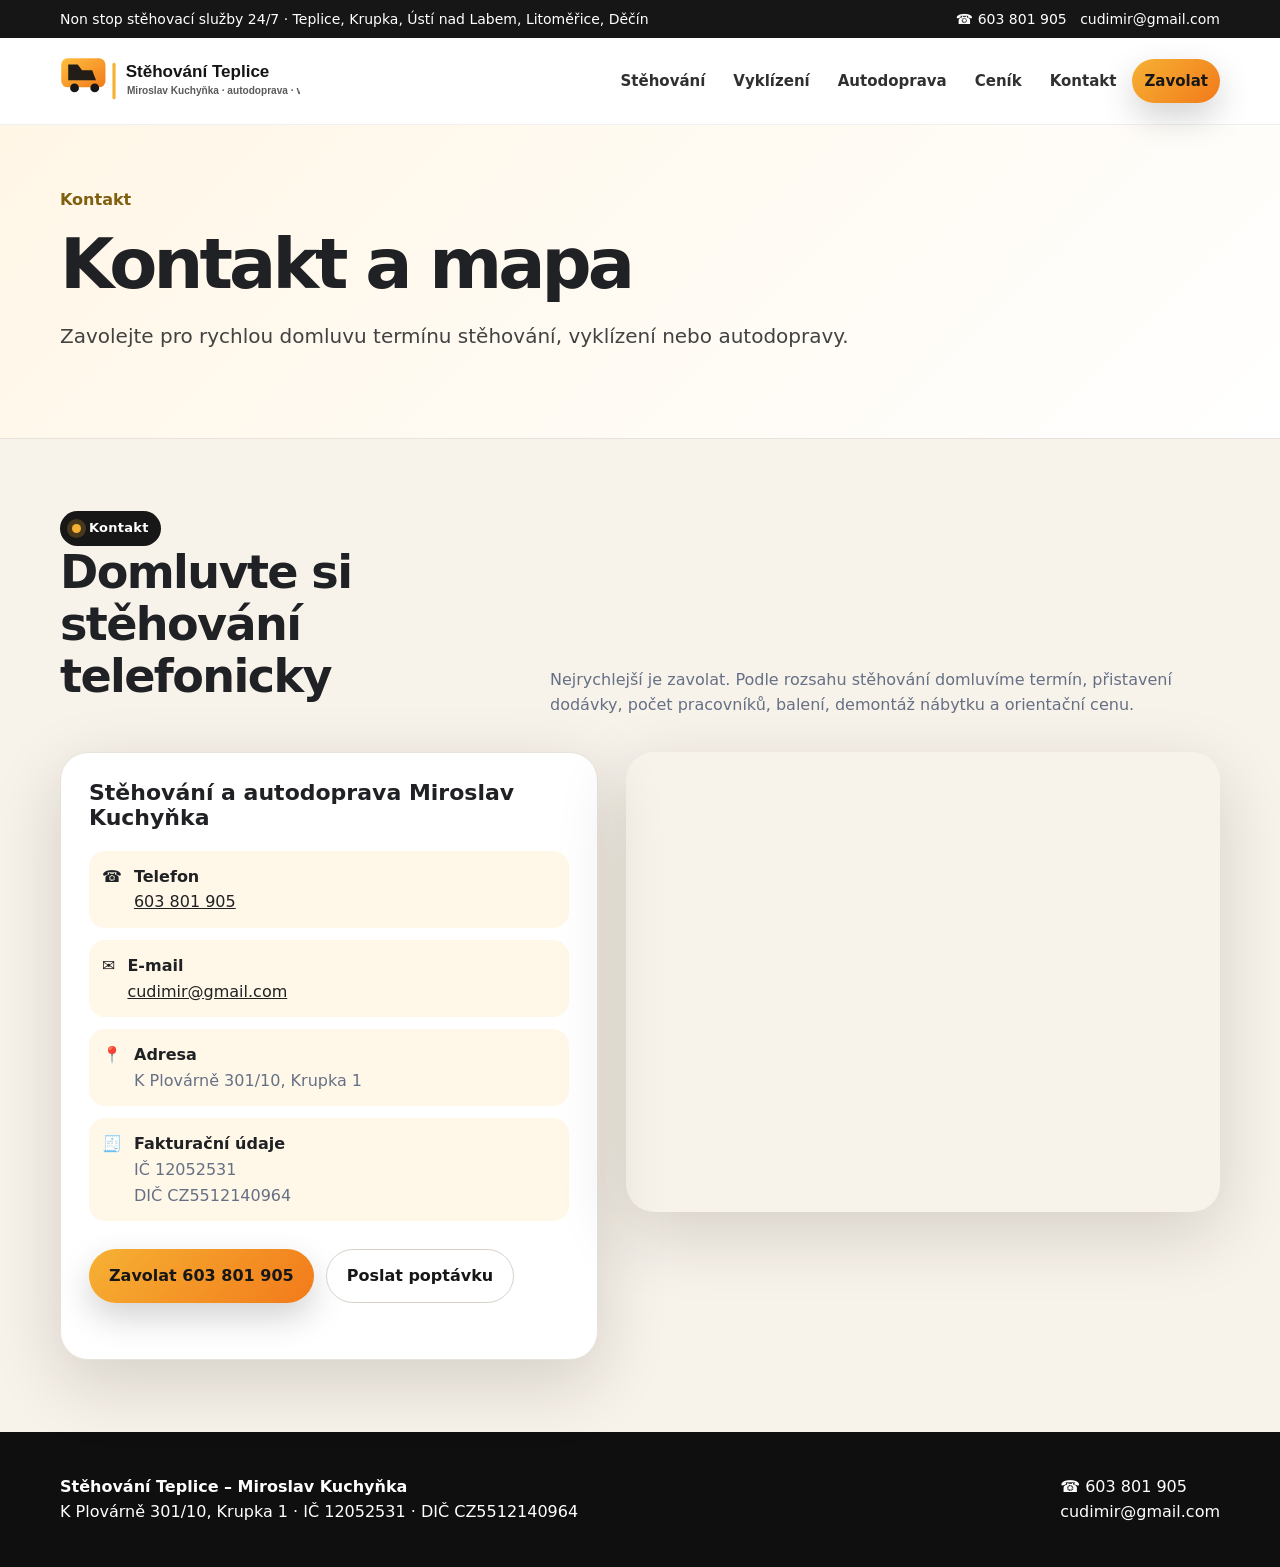
<file: kontakt.html>
<!doctype html><html lang="cs"><head><meta charset="utf-8"><meta name="viewport" content="width=device-width, initial-scale=1"><title>Kontakt | Stěhování Teplice – Miroslav Kuchyňka</title><meta name="description" content="Kontakt na stěhování Teplice: telefon 603 801 905, e-mail cudimir@gmail.com, K Plovárně 301/10, Krupka."><link rel="canonical" href="https://www.teplice-stehovani.cz/kontakt.html"><link rel="icon" type="image/svg+xml" href="assets/img/favicon.svg"><link rel="icon" type="image/png" href="assets/img/favicon.png"><meta property="og:type" content="website"><meta property="og:title" content="Kontakt | Stěhování Teplice – Miroslav Kuchyňka"><meta property="og:description" content="Kontakt na stěhování Teplice: telefon 603 801 905, e-mail cudimir@gmail.com, K Plovárně 301/10, Krupka."><meta property="og:image" content="https://www.teplice-stehovani.cz/assets/img/auto-stehovani-teplice.jpg"><meta property="og:url" content="https://www.teplice-stehovani.cz/kontakt.html"><link rel="stylesheet" href="assets/css/style.css"><script type="application/ld+json">{"@context": "https://schema.org", "@type": "MovingCompany", "name": "Stěhování a autodoprava Miroslav Kuchyňka", "url": "https://www.teplice-stehovani.cz", "telephone": "+420603801905", "email": "cudimir@gmail.com", "address": {"@type": "PostalAddress", "streetAddress": "K Plovárně 301/10", "addressLocality": "Krupka", "postalCode": "417 41", "addressCountry": "CZ"}, "areaServed": ["Teplice", "Ústí nad Labem", "Litoměřice", "Děčín", "Česká republika", "EU"], "priceRange": "700 Kč/hod., 15 Kč/km", "image": "https://www.teplice-stehovani.cz/assets/img/auto-stehovani-teplice.jpg"}</script></head><body><div class="topbar"><div class="wrap"><div>Non stop stěhovací služby 24/7 · Teplice, Krupka, Ústí nad Labem, Litoměřice, Děčín</div><div><a href="tel:+420603801905">☎ 603 801 905</a> &nbsp; <a href="mailto:cudimir@gmail.com">cudimir@gmail.com</a></div></div></div><header class="header"><div class="wrap nav"><a class="logo" href="index.html" aria-label="Stěhování Teplice"><img src="assets/img/logo-stehovani.svg" alt="Stěhování Teplice Miroslav Kuchyňka"></a><nav class="menu" aria-label="Hlavní navigace"><a href="stehovani-teplice.html">Stěhování</a><a href="vyklizeni.html">Vyklízení</a><a href="autodoprava.html">Autodoprava</a><a href="cenik.html">Ceník</a><a href="kontakt.html">Kontakt</a><a class="btn yellow" href="tel:+420603801905">Zavolat</a></nav></div></header><main><section class="subpage-hero"><div class="wrap"><div class="crumb">Kontakt</div><h1>Kontakt a mapa</h1><p class="lead">Zavolejte pro rychlou domluvu termínu stěhování, vyklízení nebo autodopravy.</p></div></section><section class="section soft" id="kontakt"><div class="wrap"><div class="section-head"><div><span class="kicker">Kontakt</span><h2>Domluvte si stěhování telefonicky</h2></div><p>Nejrychlejší je zavolat. Podle rozsahu stěhování domluvíme termín, přistavení dodávky, počet pracovníků, balení, demontáž nábytku a orientační cenu.</p></div><div class="contact-panel"><div class="contact-card"><h3>Stěhování a autodoprava Miroslav Kuchyňka</h3><div class="contact-list"><div class="contact-item"><b>☎</b><div><b>Telefon</b><a href="tel:+420603801905">603 801 905</a></div></div><div class="contact-item"><b>✉</b><div><b>E-mail</b><a href="mailto:cudimir@gmail.com">cudimir@gmail.com</a></div></div><div class="contact-item"><b>📍</b><div><b>Adresa</b><span>K Plovárně 301/10, Krupka 1</span></div></div><div class="contact-item"><b>🧾</b><div><b>Fakturační údaje</b><span>IČ 12052531<br>DIČ CZ5512140964</span></div></div></div><div class="hero-actions"><a class="btn yellow" href="tel:+420603801905">Zavolat 603 801 905</a><a class="btn outline" href="mailto:cudimir@gmail.com?subject=Poptávka%20stěhování">Poslat poptávku</a></div></div><iframe class="map" title="Mapa K Plovárně 301/10, Krupka" loading="lazy" referrerpolicy="no-referrer-when-downgrade" src="https://www.google.com/maps?q=K%20Plov%C3%A1rn%C4%9B%20301%2F10%2C%20Krupka&output=embed"></iframe></div></div></section></main><footer class="footer"><div class="wrap"><div><strong>Stěhování Teplice – Miroslav Kuchyňka</strong><br>K Plovárně 301/10, Krupka 1 · IČ 12052531 · DIČ CZ5512140964</div><div><a href="tel:+420603801905">☎ 603 801 905</a><br><a href="mailto:cudimir@gmail.com">cudimir@gmail.com</a></div></div></footer><div class="mobile-call"><a href="tel:+420603801905">Zavolat</a><a href="mailto:cudimir@gmail.com">Poptávka</a></div><script src="assets/js/main.js"></script></body></html>
</file>
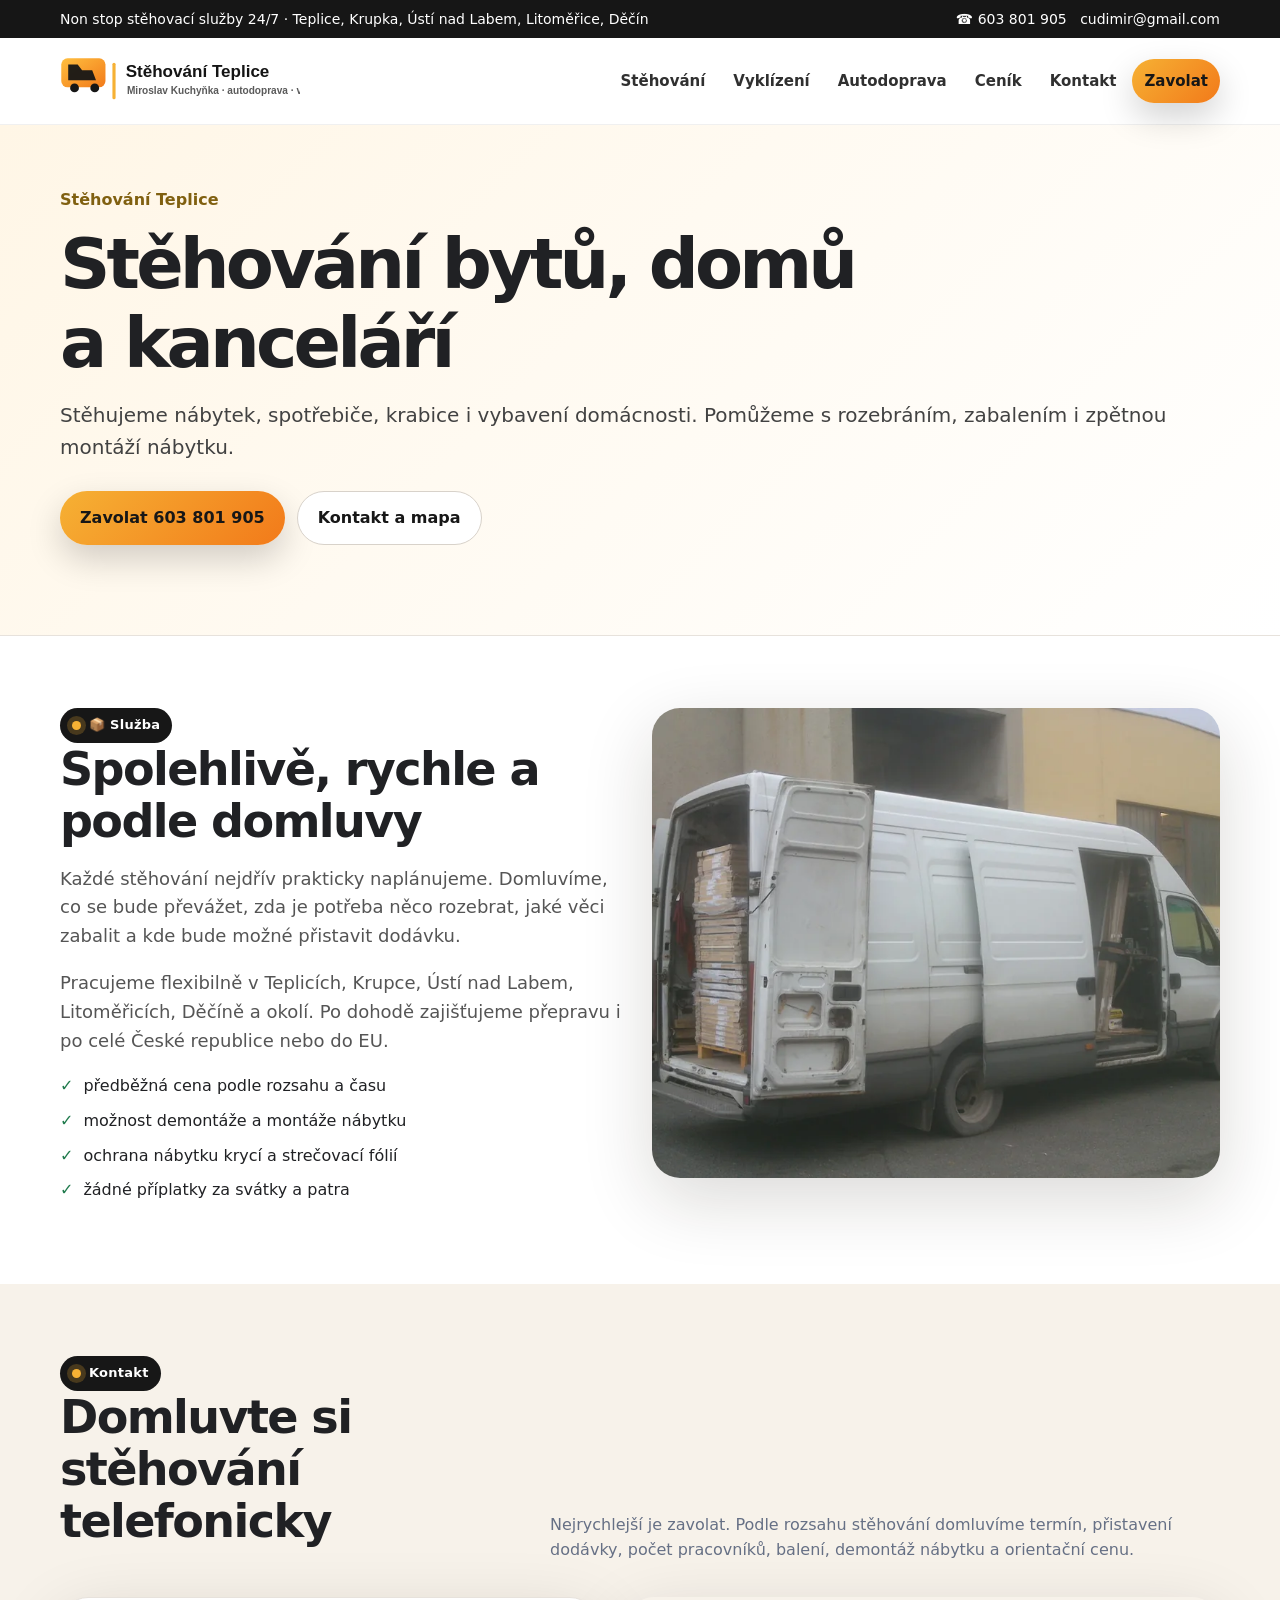
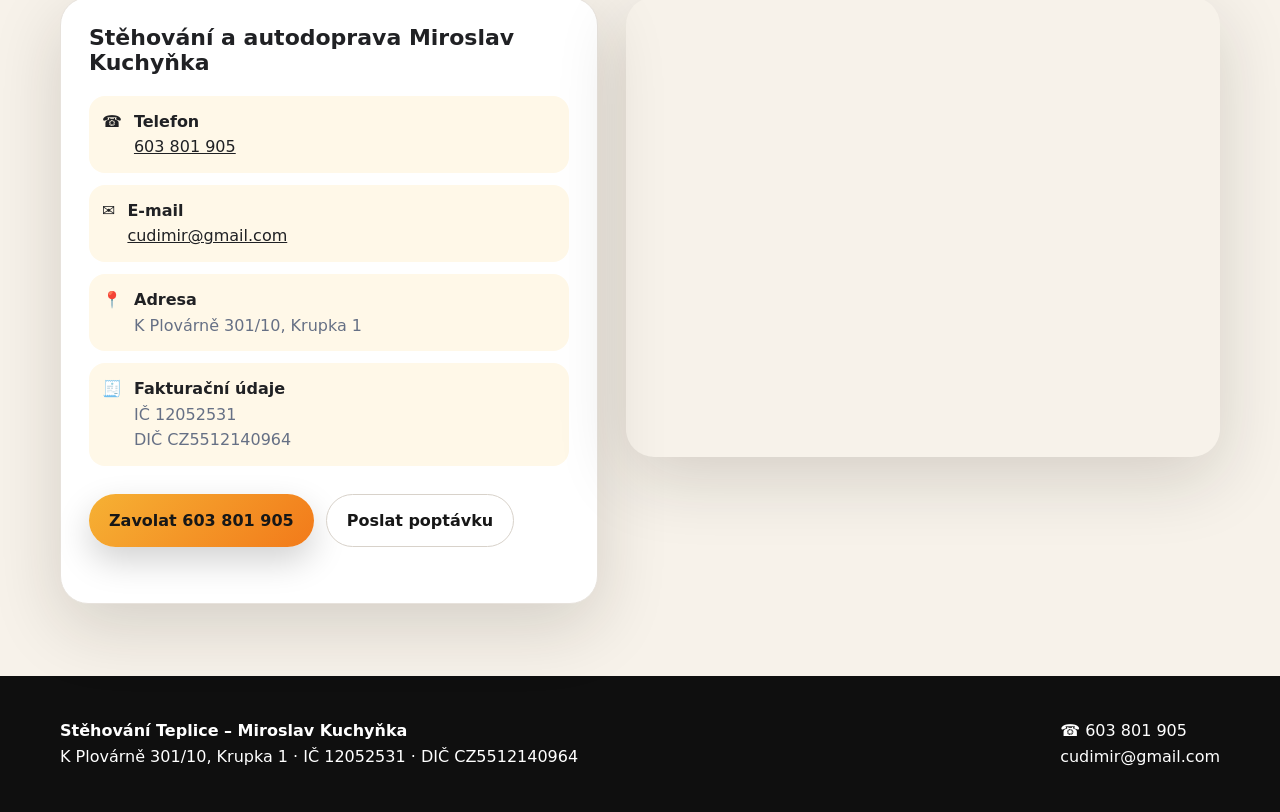
<file: stehovani-teplice.html>
<!doctype html><html lang="cs"><head><meta charset="utf-8"><meta name="viewport" content="width=device-width, initial-scale=1"><title>Stěhování Teplice a Krupka | Byty, domy, kanceláře</title><meta name="description" content="Kompletní stěhování bytů, domů a kanceláří v Teplicích, Krupce a okolí. Dodávka, balení, demontáž a montáž nábytku."><link rel="canonical" href="https://www.teplice-stehovani.cz/stehovani-teplice.html"><link rel="icon" type="image/svg+xml" href="assets/img/favicon.svg"><link rel="icon" type="image/png" href="assets/img/favicon.png"><meta property="og:type" content="website"><meta property="og:title" content="Stěhování Teplice a Krupka | Byty, domy, kanceláře"><meta property="og:description" content="Kompletní stěhování bytů, domů a kanceláří v Teplicích, Krupce a okolí. Dodávka, balení, demontáž a montáž nábytku."><meta property="og:image" content="https://www.teplice-stehovani.cz/assets/img/auto-stehovani-teplice.jpg"><meta property="og:url" content="https://www.teplice-stehovani.cz/stehovani-teplice.html"><link rel="stylesheet" href="assets/css/style.css"><script type="application/ld+json">{"@context": "https://schema.org", "@type": "MovingCompany", "name": "Stěhování a autodoprava Miroslav Kuchyňka", "url": "https://www.teplice-stehovani.cz", "telephone": "+420603801905", "email": "cudimir@gmail.com", "address": {"@type": "PostalAddress", "streetAddress": "K Plovárně 301/10", "addressLocality": "Krupka", "postalCode": "417 41", "addressCountry": "CZ"}, "areaServed": ["Teplice", "Ústí nad Labem", "Litoměřice", "Děčín", "Česká republika", "EU"], "priceRange": "700 Kč/hod., 15 Kč/km", "image": "https://www.teplice-stehovani.cz/assets/img/auto-stehovani-teplice.jpg"}</script></head><body><div class="topbar"><div class="wrap"><div>Non stop stěhovací služby 24/7 · Teplice, Krupka, Ústí nad Labem, Litoměřice, Děčín</div><div><a href="tel:+420603801905">☎ 603 801 905</a> &nbsp; <a href="mailto:cudimir@gmail.com">cudimir@gmail.com</a></div></div></div><header class="header"><div class="wrap nav"><a class="logo" href="index.html" aria-label="Stěhování Teplice"><img src="assets/img/logo-stehovani.svg" alt="Stěhování Teplice Miroslav Kuchyňka"></a><nav class="menu" aria-label="Hlavní navigace"><a href="stehovani-teplice.html">Stěhování</a><a href="vyklizeni.html">Vyklízení</a><a href="autodoprava.html">Autodoprava</a><a href="cenik.html">Ceník</a><a href="kontakt.html">Kontakt</a><a class="btn yellow" href="tel:+420603801905">Zavolat</a></nav></div></header><main><section class="subpage-hero"><div class="wrap"><div class="crumb">Stěhování Teplice</div><h1>Stěhování bytů, domů a kanceláří</h1><p class="lead">Stěhujeme nábytek, spotřebiče, krabice i vybavení domácnosti. Pomůžeme s rozebráním, zabalením i zpětnou montáží nábytku.</p><div class="hero-actions"><a class="btn yellow" href="tel:+420603801905">Zavolat 603 801 905</a><a class="btn outline" href="kontakt.html">Kontakt a mapa</a></div></div></section><section class="section"><div class="wrap grid-2"><div class="content"><span class="kicker">📦 Služba</span><h2>Spolehlivě, rychle a podle domluvy</h2><p>Každé stěhování nejdřív prakticky naplánujeme. Domluvíme, co se bude převážet, zda je potřeba něco rozebrat, jaké věci zabalit a kde bude možné přistavit dodávku.</p><p>Pracujeme flexibilně v Teplicích, Krupce, Ústí nad Labem, Litoměřicích, Děčíně a okolí. Po dohodě zajišťujeme přepravu i po celé České republice nebo do EU.</p><ul class="clean-list"><li>předběžná cena podle rozsahu a času</li><li>možnost demontáže a montáže nábytku</li><li>ochrana nábytku krycí a strečovací fólií</li><li>žádné příplatky za svátky a patra</li></ul></div><img src="assets/img/auto-card.webp" alt="Dodávka pro stěhování bytů, domů a kanceláří" style="border-radius:28px;box-shadow:var(--shadow);height:470px;width:100%;object-fit:cover"></div></section><section class="section soft" id="kontakt"><div class="wrap"><div class="section-head"><div><span class="kicker">Kontakt</span><h2>Domluvte si stěhování telefonicky</h2></div><p>Nejrychlejší je zavolat. Podle rozsahu stěhování domluvíme termín, přistavení dodávky, počet pracovníků, balení, demontáž nábytku a orientační cenu.</p></div><div class="contact-panel"><div class="contact-card"><h3>Stěhování a autodoprava Miroslav Kuchyňka</h3><div class="contact-list"><div class="contact-item"><b>☎</b><div><b>Telefon</b><a href="tel:+420603801905">603 801 905</a></div></div><div class="contact-item"><b>✉</b><div><b>E-mail</b><a href="mailto:cudimir@gmail.com">cudimir@gmail.com</a></div></div><div class="contact-item"><b>📍</b><div><b>Adresa</b><span>K Plovárně 301/10, Krupka 1</span></div></div><div class="contact-item"><b>🧾</b><div><b>Fakturační údaje</b><span>IČ 12052531<br>DIČ CZ5512140964</span></div></div></div><div class="hero-actions"><a class="btn yellow" href="tel:+420603801905">Zavolat 603 801 905</a><a class="btn outline" href="mailto:cudimir@gmail.com?subject=Poptávka%20stěhování">Poslat poptávku</a></div></div><iframe class="map" title="Mapa K Plovárně 301/10, Krupka" loading="lazy" referrerpolicy="no-referrer-when-downgrade" src="https://www.google.com/maps?q=K%20Plov%C3%A1rn%C4%9B%20301%2F10%2C%20Krupka&output=embed"></iframe></div></div></section></main><footer class="footer"><div class="wrap"><div><strong>Stěhování Teplice – Miroslav Kuchyňka</strong><br>K Plovárně 301/10, Krupka 1 · IČ 12052531 · DIČ CZ5512140964</div><div><a href="tel:+420603801905">☎ 603 801 905</a><br><a href="mailto:cudimir@gmail.com">cudimir@gmail.com</a></div></div></footer><div class="mobile-call"><a href="tel:+420603801905">Zavolat</a><a href="mailto:cudimir@gmail.com">Poptávka</a></div><script src="assets/js/main.js"></script></body></html>
</file>
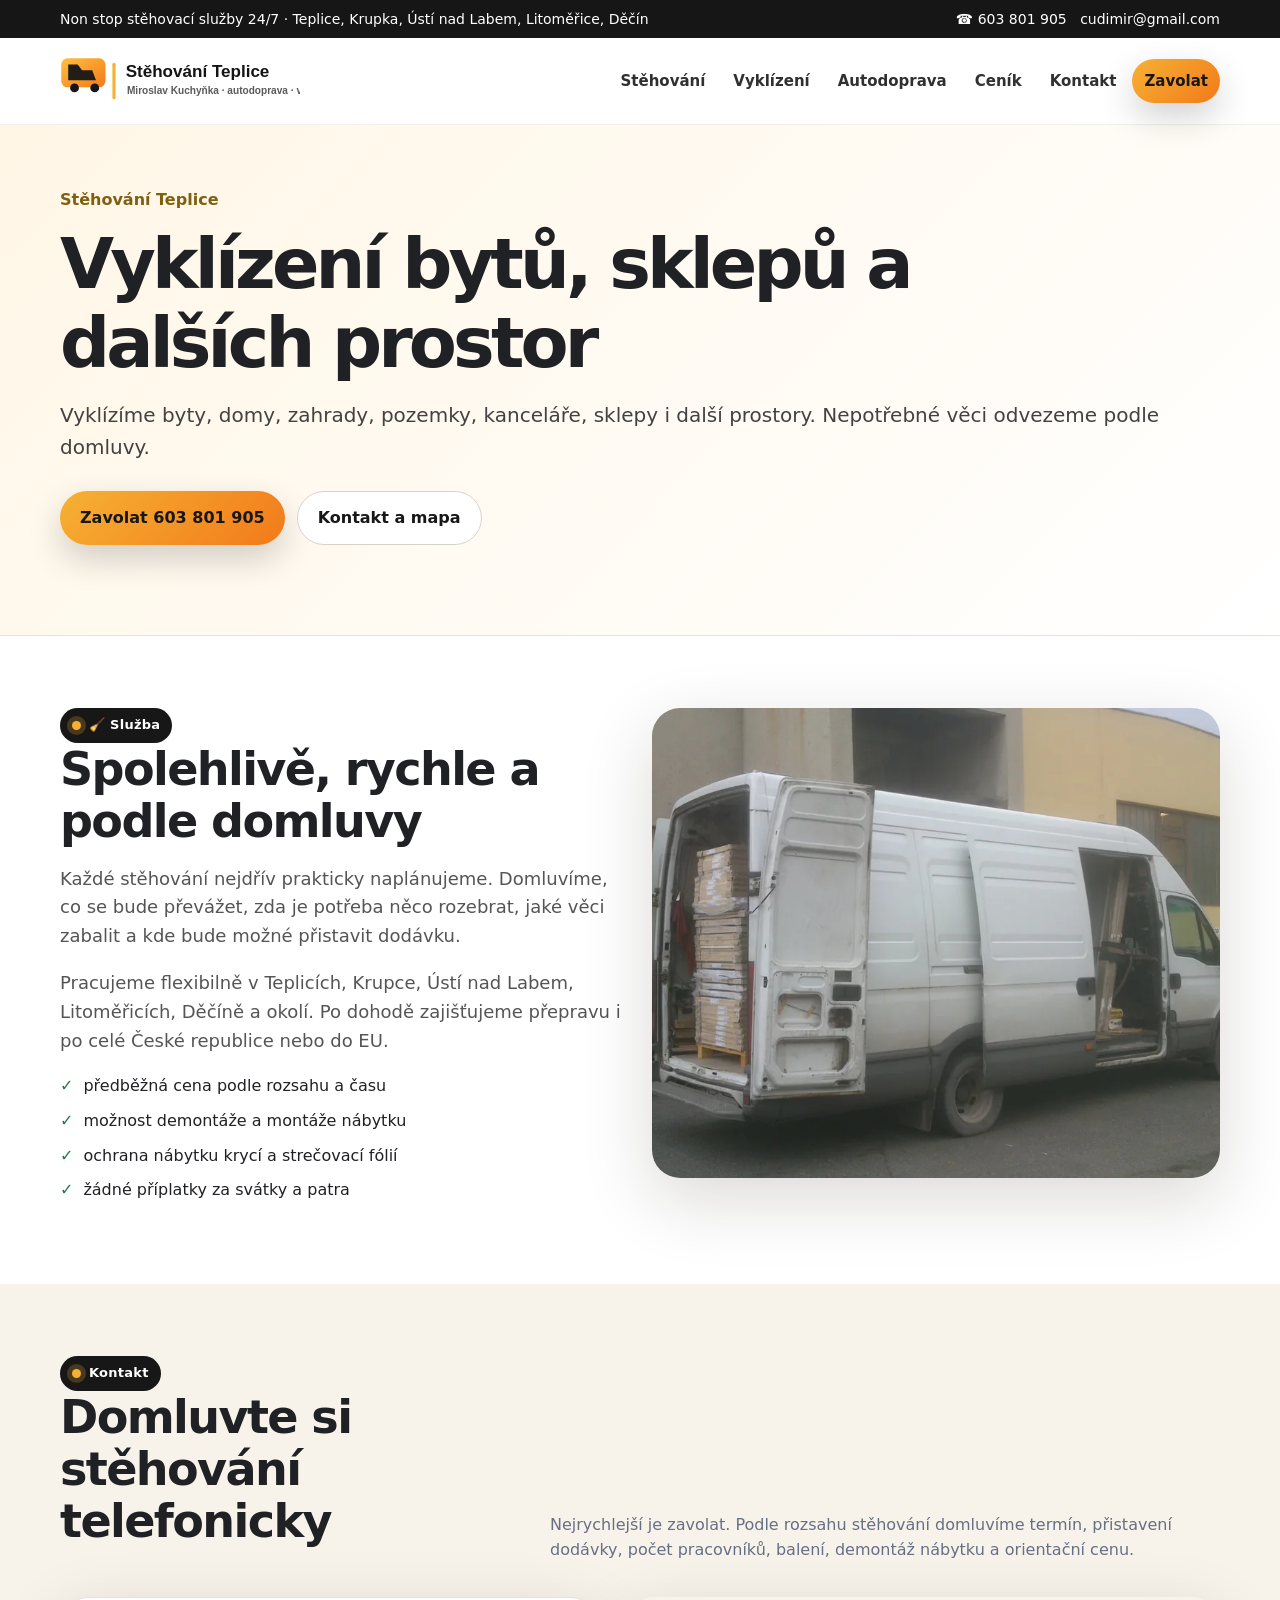
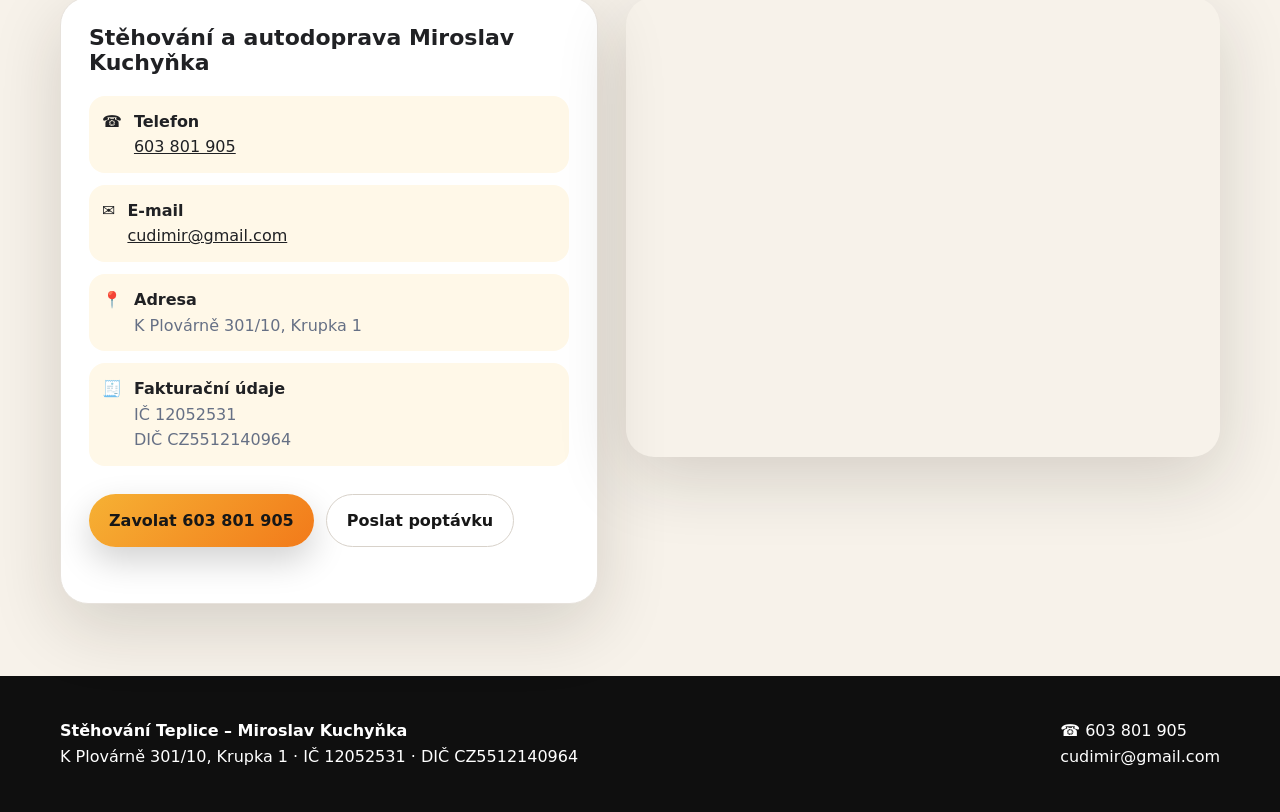
<file: vyklizeni.html>
<!doctype html><html lang="cs"><head><meta charset="utf-8"><meta name="viewport" content="width=device-width, initial-scale=1"><title>Vyklízení bytů, domů a sklepů Teplice | Odvoz věcí</title><meta name="description" content="Vyklízení bytů, domů, sklepů, zahrad, kanceláří a pozemků v Teplicích, Krupce, Ústí nad Labem a okolí."><link rel="canonical" href="https://www.teplice-stehovani.cz/vyklizeni.html"><link rel="icon" type="image/svg+xml" href="assets/img/favicon.svg"><link rel="icon" type="image/png" href="assets/img/favicon.png"><meta property="og:type" content="website"><meta property="og:title" content="Vyklízení bytů, domů a sklepů Teplice | Odvoz věcí"><meta property="og:description" content="Vyklízení bytů, domů, sklepů, zahrad, kanceláří a pozemků v Teplicích, Krupce, Ústí nad Labem a okolí."><meta property="og:image" content="https://www.teplice-stehovani.cz/assets/img/auto-stehovani-teplice.jpg"><meta property="og:url" content="https://www.teplice-stehovani.cz/vyklizeni.html"><link rel="stylesheet" href="assets/css/style.css"><script type="application/ld+json">{"@context": "https://schema.org", "@type": "MovingCompany", "name": "Stěhování a autodoprava Miroslav Kuchyňka", "url": "https://www.teplice-stehovani.cz", "telephone": "+420603801905", "email": "cudimir@gmail.com", "address": {"@type": "PostalAddress", "streetAddress": "K Plovárně 301/10", "addressLocality": "Krupka", "postalCode": "417 41", "addressCountry": "CZ"}, "areaServed": ["Teplice", "Ústí nad Labem", "Litoměřice", "Děčín", "Česká republika", "EU"], "priceRange": "700 Kč/hod., 15 Kč/km", "image": "https://www.teplice-stehovani.cz/assets/img/auto-stehovani-teplice.jpg"}</script></head><body><div class="topbar"><div class="wrap"><div>Non stop stěhovací služby 24/7 · Teplice, Krupka, Ústí nad Labem, Litoměřice, Děčín</div><div><a href="tel:+420603801905">☎ 603 801 905</a> &nbsp; <a href="mailto:cudimir@gmail.com">cudimir@gmail.com</a></div></div></div><header class="header"><div class="wrap nav"><a class="logo" href="index.html" aria-label="Stěhování Teplice"><img src="assets/img/logo-stehovani.svg" alt="Stěhování Teplice Miroslav Kuchyňka"></a><nav class="menu" aria-label="Hlavní navigace"><a href="stehovani-teplice.html">Stěhování</a><a href="vyklizeni.html">Vyklízení</a><a href="autodoprava.html">Autodoprava</a><a href="cenik.html">Ceník</a><a href="kontakt.html">Kontakt</a><a class="btn yellow" href="tel:+420603801905">Zavolat</a></nav></div></header><main><section class="subpage-hero"><div class="wrap"><div class="crumb">Stěhování Teplice</div><h1>Vyklízení bytů, sklepů a dalších prostor</h1><p class="lead">Vyklízíme byty, domy, zahrady, pozemky, kanceláře, sklepy i další prostory. Nepotřebné věci odvezeme podle domluvy.</p><div class="hero-actions"><a class="btn yellow" href="tel:+420603801905">Zavolat 603 801 905</a><a class="btn outline" href="kontakt.html">Kontakt a mapa</a></div></div></section><section class="section"><div class="wrap grid-2"><div class="content"><span class="kicker">🧹 Služba</span><h2>Spolehlivě, rychle a podle domluvy</h2><p>Každé stěhování nejdřív prakticky naplánujeme. Domluvíme, co se bude převážet, zda je potřeba něco rozebrat, jaké věci zabalit a kde bude možné přistavit dodávku.</p><p>Pracujeme flexibilně v Teplicích, Krupce, Ústí nad Labem, Litoměřicích, Děčíně a okolí. Po dohodě zajišťujeme přepravu i po celé České republice nebo do EU.</p><ul class="clean-list"><li>předběžná cena podle rozsahu a času</li><li>možnost demontáže a montáže nábytku</li><li>ochrana nábytku krycí a strečovací fólií</li><li>žádné příplatky za svátky a patra</li></ul></div><img src="assets/img/auto-card.webp" alt="Dodávka pro vyklízení bytů, sklepů a dalších prostor" style="border-radius:28px;box-shadow:var(--shadow);height:470px;width:100%;object-fit:cover"></div></section><section class="section soft" id="kontakt"><div class="wrap"><div class="section-head"><div><span class="kicker">Kontakt</span><h2>Domluvte si stěhování telefonicky</h2></div><p>Nejrychlejší je zavolat. Podle rozsahu stěhování domluvíme termín, přistavení dodávky, počet pracovníků, balení, demontáž nábytku a orientační cenu.</p></div><div class="contact-panel"><div class="contact-card"><h3>Stěhování a autodoprava Miroslav Kuchyňka</h3><div class="contact-list"><div class="contact-item"><b>☎</b><div><b>Telefon</b><a href="tel:+420603801905">603 801 905</a></div></div><div class="contact-item"><b>✉</b><div><b>E-mail</b><a href="mailto:cudimir@gmail.com">cudimir@gmail.com</a></div></div><div class="contact-item"><b>📍</b><div><b>Adresa</b><span>K Plovárně 301/10, Krupka 1</span></div></div><div class="contact-item"><b>🧾</b><div><b>Fakturační údaje</b><span>IČ 12052531<br>DIČ CZ5512140964</span></div></div></div><div class="hero-actions"><a class="btn yellow" href="tel:+420603801905">Zavolat 603 801 905</a><a class="btn outline" href="mailto:cudimir@gmail.com?subject=Poptávka%20stěhování">Poslat poptávku</a></div></div><iframe class="map" title="Mapa K Plovárně 301/10, Krupka" loading="lazy" referrerpolicy="no-referrer-when-downgrade" src="https://www.google.com/maps?q=K%20Plov%C3%A1rn%C4%9B%20301%2F10%2C%20Krupka&output=embed"></iframe></div></div></section></main><footer class="footer"><div class="wrap"><div><strong>Stěhování Teplice – Miroslav Kuchyňka</strong><br>K Plovárně 301/10, Krupka 1 · IČ 12052531 · DIČ CZ5512140964</div><div><a href="tel:+420603801905">☎ 603 801 905</a><br><a href="mailto:cudimir@gmail.com">cudimir@gmail.com</a></div></div></footer><div class="mobile-call"><a href="tel:+420603801905">Zavolat</a><a href="mailto:cudimir@gmail.com">Poptávka</a></div><script src="assets/js/main.js"></script></body></html>
</file>
<file: assets/css/style.css>
:root{--dark:#161616;--ink:#202124;--muted:#667085;--line:#e7e2dc;--paper:#fffaf3;--soft:#f7f2ea;--brand:#f6b134;--brand2:#f27a1a;--green:#1f7a4c;--shadow:0 22px 70px rgba(28,23,14,.16);--radius:24px;--max:1160px}*{box-sizing:border-box}html{scroll-behavior:smooth}body{margin:0;font-family:Inter,system-ui,-apple-system,Segoe UI,Roboto,Arial,sans-serif;color:var(--ink);background:#fff;line-height:1.6}a{color:inherit}img{max-width:100%;display:block}.wrap{width:min(var(--max),calc(100% - 40px));margin:0 auto}.topbar{background:var(--dark);color:#fff;font-size:14px}.topbar .wrap{display:flex;gap:18px;justify-content:space-between;align-items:center;padding:8px 0}.topbar a{color:#fff;text-decoration:none}.header{position:sticky;top:0;background:rgba(255,255,255,.92);backdrop-filter:blur(16px);z-index:50;border-bottom:1px solid rgba(0,0,0,.06)}.nav{display:flex;align-items:center;justify-content:space-between;gap:24px;padding:14px 0}.logo{display:flex;align-items:center;gap:12px;text-decoration:none}.logo img{height:58px;width:auto}.menu{display:flex;align-items:center;gap:4px}.menu a{text-decoration:none;font-weight:700;font-size:15px;padding:10px 12px;border-radius:999px;color:#303030}.menu a:hover{background:var(--soft)}.btn{display:inline-flex;align-items:center;justify-content:center;gap:10px;background:var(--dark);color:#fff!important;border-radius:999px;padding:13px 20px;text-decoration:none;font-weight:800;box-shadow:0 14px 34px rgba(0,0,0,.18);border:0}.btn.yellow{background:linear-gradient(135deg,var(--brand),var(--brand2));color:#171717!important}.btn.outline{background:#fff;color:#171717!important;border:1px solid #d8d2ca;box-shadow:none}.hero{position:relative;overflow:hidden;background:radial-gradient(circle at 15% 10%,rgba(246,177,52,.28),transparent 36%),linear-gradient(135deg,#fff6e6 0%,#fff 50%,#f1f4f8 100%)}.hero .wrap{display:grid;grid-template-columns:1.04fr .96fr;gap:44px;align-items:center;padding:64px 0 54px}.kicker{display:inline-flex;gap:8px;align-items:center;background:#171717;color:#fff;border-radius:999px;padding:7px 12px;font-weight:800;font-size:13px;letter-spacing:.02em}.kicker:before{content:"";width:9px;height:9px;border-radius:50%;background:var(--brand);box-shadow:0 0 0 5px rgba(246,177,52,.22)}h1,h2,h3{line-height:1.13;margin:0 0 16px}h1{font-size:clamp(38px,5.6vw,70px);letter-spacing:-.055em}h2{font-size:clamp(30px,3.6vw,48px);letter-spacing:-.035em}h3{font-size:22px}.lead{font-size:20px;color:#424242;margin:0 0 24px}.hero-actions{display:flex;gap:12px;flex-wrap:wrap;margin:28px 0}.trust{display:grid;grid-template-columns:repeat(3,1fr);gap:12px;margin-top:28px}.trust div{background:rgba(255,255,255,.78);border:1px solid rgba(0,0,0,.08);border-radius:18px;padding:14px;font-weight:800}.trust span{display:block;color:var(--muted);font-size:13px;font-weight:700}.hero-card{position:relative}.hero-img{border-radius:32px;overflow:hidden;box-shadow:var(--shadow);border:8px solid #fff}.hero-img img{width:100%;height:510px;object-fit:cover}.badge{position:absolute;left:-18px;bottom:34px;background:#fff;border-radius:22px;padding:18px 20px;box-shadow:0 16px 50px rgba(0,0,0,.19);max-width:280px}.badge strong{font-size:18px}.section{padding:72px 0}.section.soft{background:var(--soft)}.section.dark{background:#151515;color:#fff}.section.dark p,.section.dark .muted{color:#d5d0ca}.section-head{display:flex;justify-content:space-between;gap:30px;align-items:end;margin-bottom:34px}.section-head p{max-width:680px;color:var(--muted);margin:0}.grid-3{display:grid;grid-template-columns:repeat(3,1fr);gap:20px}.grid-2{display:grid;grid-template-columns:repeat(2,1fr);gap:24px}.card{background:#fff;border:1px solid var(--line);border-radius:var(--radius);padding:26px;box-shadow:0 10px 34px rgba(20,20,20,.06)}.card.icon:before{content:attr(data-icon);display:grid;place-items:center;width:52px;height:52px;background:linear-gradient(135deg,var(--brand),var(--brand2));border-radius:16px;margin-bottom:18px;font-size:25px}.card p{color:var(--muted);margin:0 0 16px}.card ul,.clean-list{padding:0;margin:12px 0 0;list-style:none}.card li,.clean-list li{display:flex;gap:10px;margin:9px 0}.card li:before,.clean-list li:before{content:"✓";font-weight:900;color:var(--green)}.price-table{overflow:hidden;border-radius:24px;border:1px solid var(--line);background:#fff;box-shadow:var(--shadow)}.price-row{display:grid;grid-template-columns:1fr auto;gap:20px;align-items:center;padding:22px 26px;border-bottom:1px solid var(--line)}.price-row:last-child{border-bottom:0}.price-row strong{font-size:20px}.price-row .price{font-size:26px;font-weight:900;color:#101010}.note{background:#fff8e8;border-left:5px solid var(--brand);border-radius:18px;padding:18px;color:#4a3b1c}.photo-band{display:grid;grid-template-columns:1.2fr .8fr;gap:22px}.photo-band img{height:360px;width:100%;object-fit:cover;border-radius:24px;box-shadow:var(--shadow)}.cta{background:linear-gradient(135deg,#1d1d1d,#3a2b16);color:#fff;border-radius:32px;padding:42px;display:grid;grid-template-columns:1fr auto;gap:28px;align-items:center;box-shadow:var(--shadow)}.cta h2{margin:0 0 8px}.cta p{color:#eee;margin:0}.contact-panel{display:grid;grid-template-columns:.95fr 1.05fr;gap:28px;align-items:stretch}.contact-card{background:#fff;border-radius:28px;padding:28px;border:1px solid var(--line);box-shadow:var(--shadow)}.contact-list{display:grid;gap:12px;margin:20px 0}.contact-item{display:flex;gap:12px;align-items:flex-start;padding:13px;border-radius:16px;background:#fff8e8}.contact-item b{display:block}.contact-item span{color:var(--muted)}.map{border:0;width:100%;height:460px;border-radius:28px;box-shadow:var(--shadow);filter:saturate(.92)}.gallery{display:grid;grid-template-columns:1fr 1fr;gap:16px;margin-top:20px}.gallery img{height:230px;width:100%;object-fit:cover;border-radius:20px}.footer{background:#0f0f0f;color:#fff;padding:42px 0}.footer .wrap{display:grid;grid-template-columns:1fr auto;gap:24px;align-items:center}.footer a{color:#fff;text-decoration:none}.subpage-hero{background:linear-gradient(135deg,#fff6e6,#fff);padding:62px 0;border-bottom:1px solid var(--line)}.subpage-hero h1{max-width:850px}.crumb{font-weight:800;color:#806010;margin-bottom:12px}.content{max-width:860px}.content p{font-size:18px;color:#555}.mobile-call{display:none}.service-strip{display:flex;gap:10px;flex-wrap:wrap}.pill{display:inline-flex;align-items:center;gap:8px;background:#fff;border:1px solid var(--line);border-radius:999px;padding:9px 13px;font-weight:800}.faq details{background:#fff;border:1px solid var(--line);border-radius:18px;padding:18px 20px;margin:12px 0}.faq summary{font-weight:900;cursor:pointer}.faq p{color:var(--muted);margin:12px 0 0}@media(max-width:920px){.hero .wrap,.grid-2,.grid-3,.contact-panel,.photo-band,.cta{grid-template-columns:1fr}.section-head{display:block}.hero-img img{height:380px}.badge{position:static;margin:-28px 20px 0}.menu{display:none}.trust{grid-template-columns:1fr}.footer .wrap{grid-template-columns:1fr}.mobile-call{position:fixed;left:12px;right:12px;bottom:12px;z-index:80;display:grid;grid-template-columns:1fr 1fr;gap:10px}.mobile-call a{padding:12px 10px;border-radius:16px;text-align:center;text-decoration:none;font-weight:900}.mobile-call a:first-child{background:var(--brand);color:#161616}.mobile-call a:last-child{background:#161616;color:#fff}.wrap{width:min(100% - 28px,var(--max))}.section{padding:54px 0}.topbar .wrap{display:block;text-align:center}.map{height:360px}.gallery{grid-template-columns:1fr}}@media(max-width:560px){h1{font-size:38px}.hero .wrap{padding:40px 0}.hero-img img{height:300px}.price-row{grid-template-columns:1fr}.cta{padding:28px}.logo img{height:48px}}
</file>
